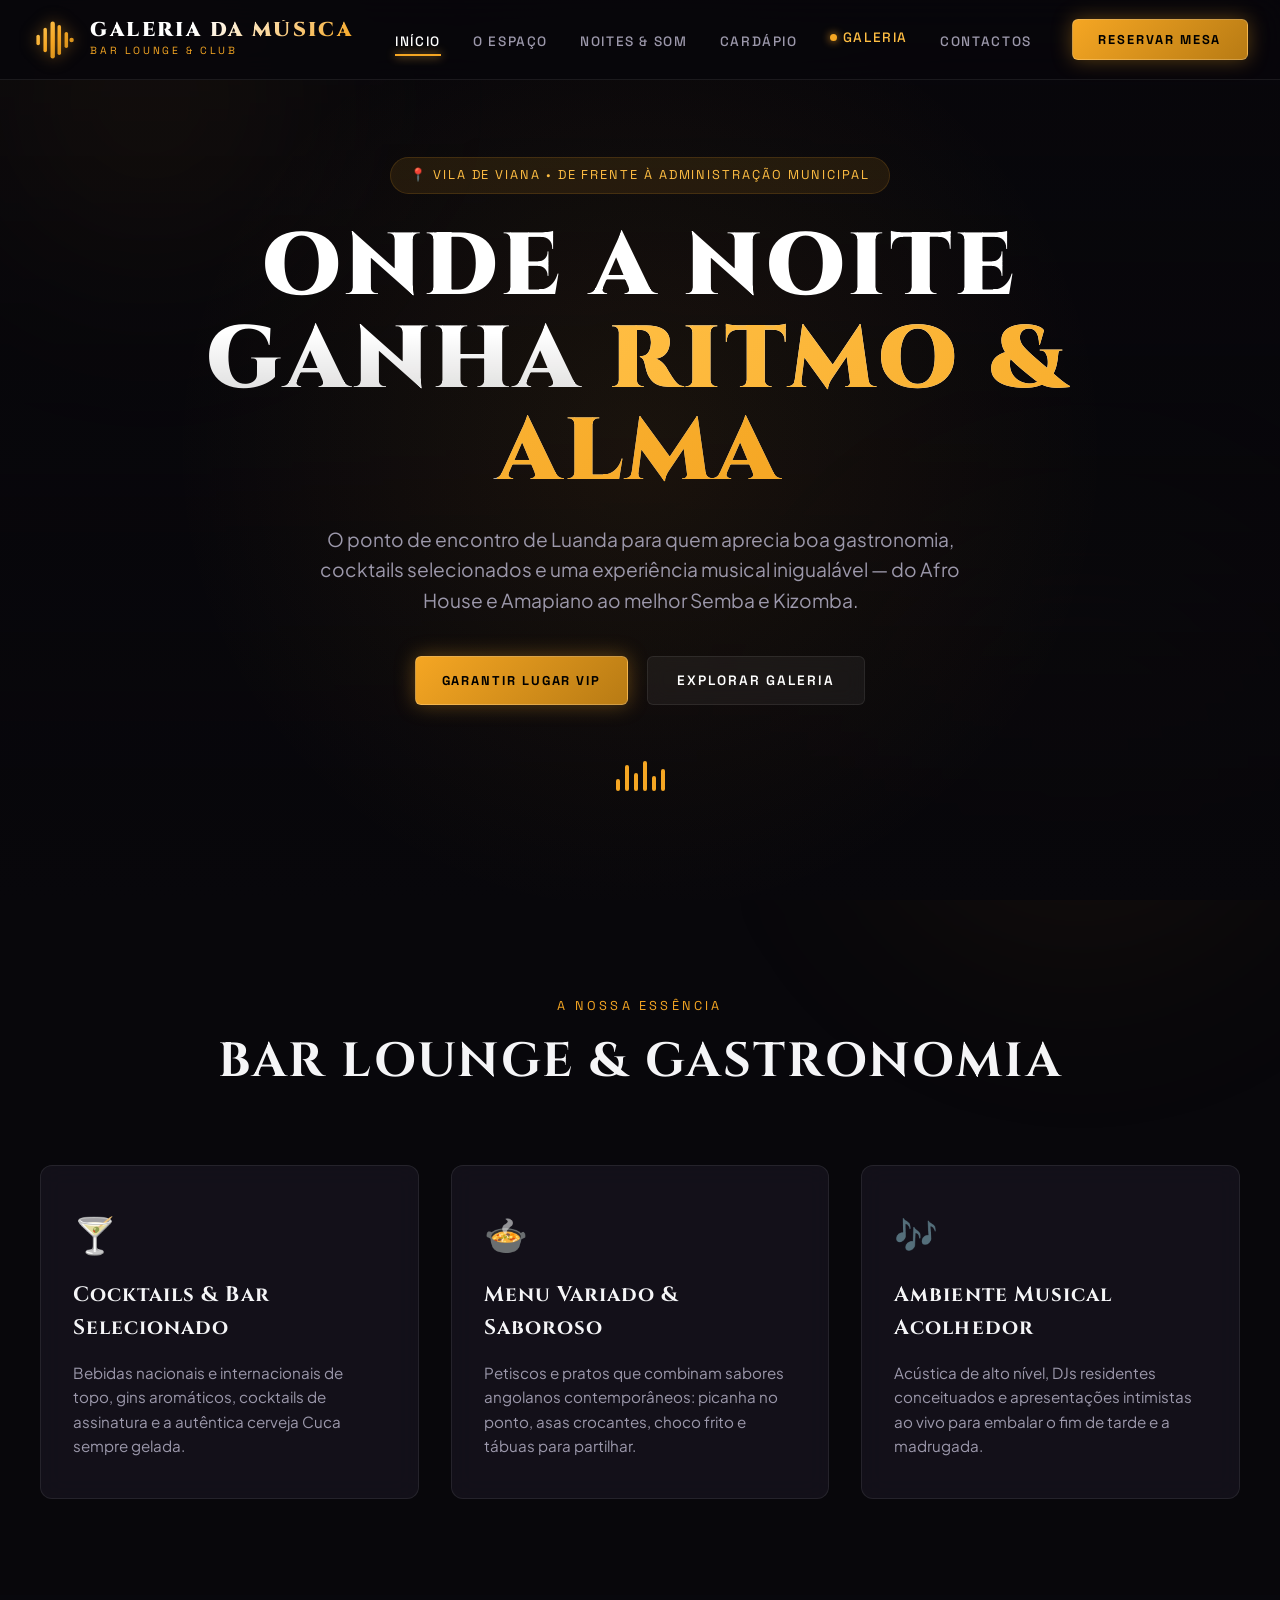
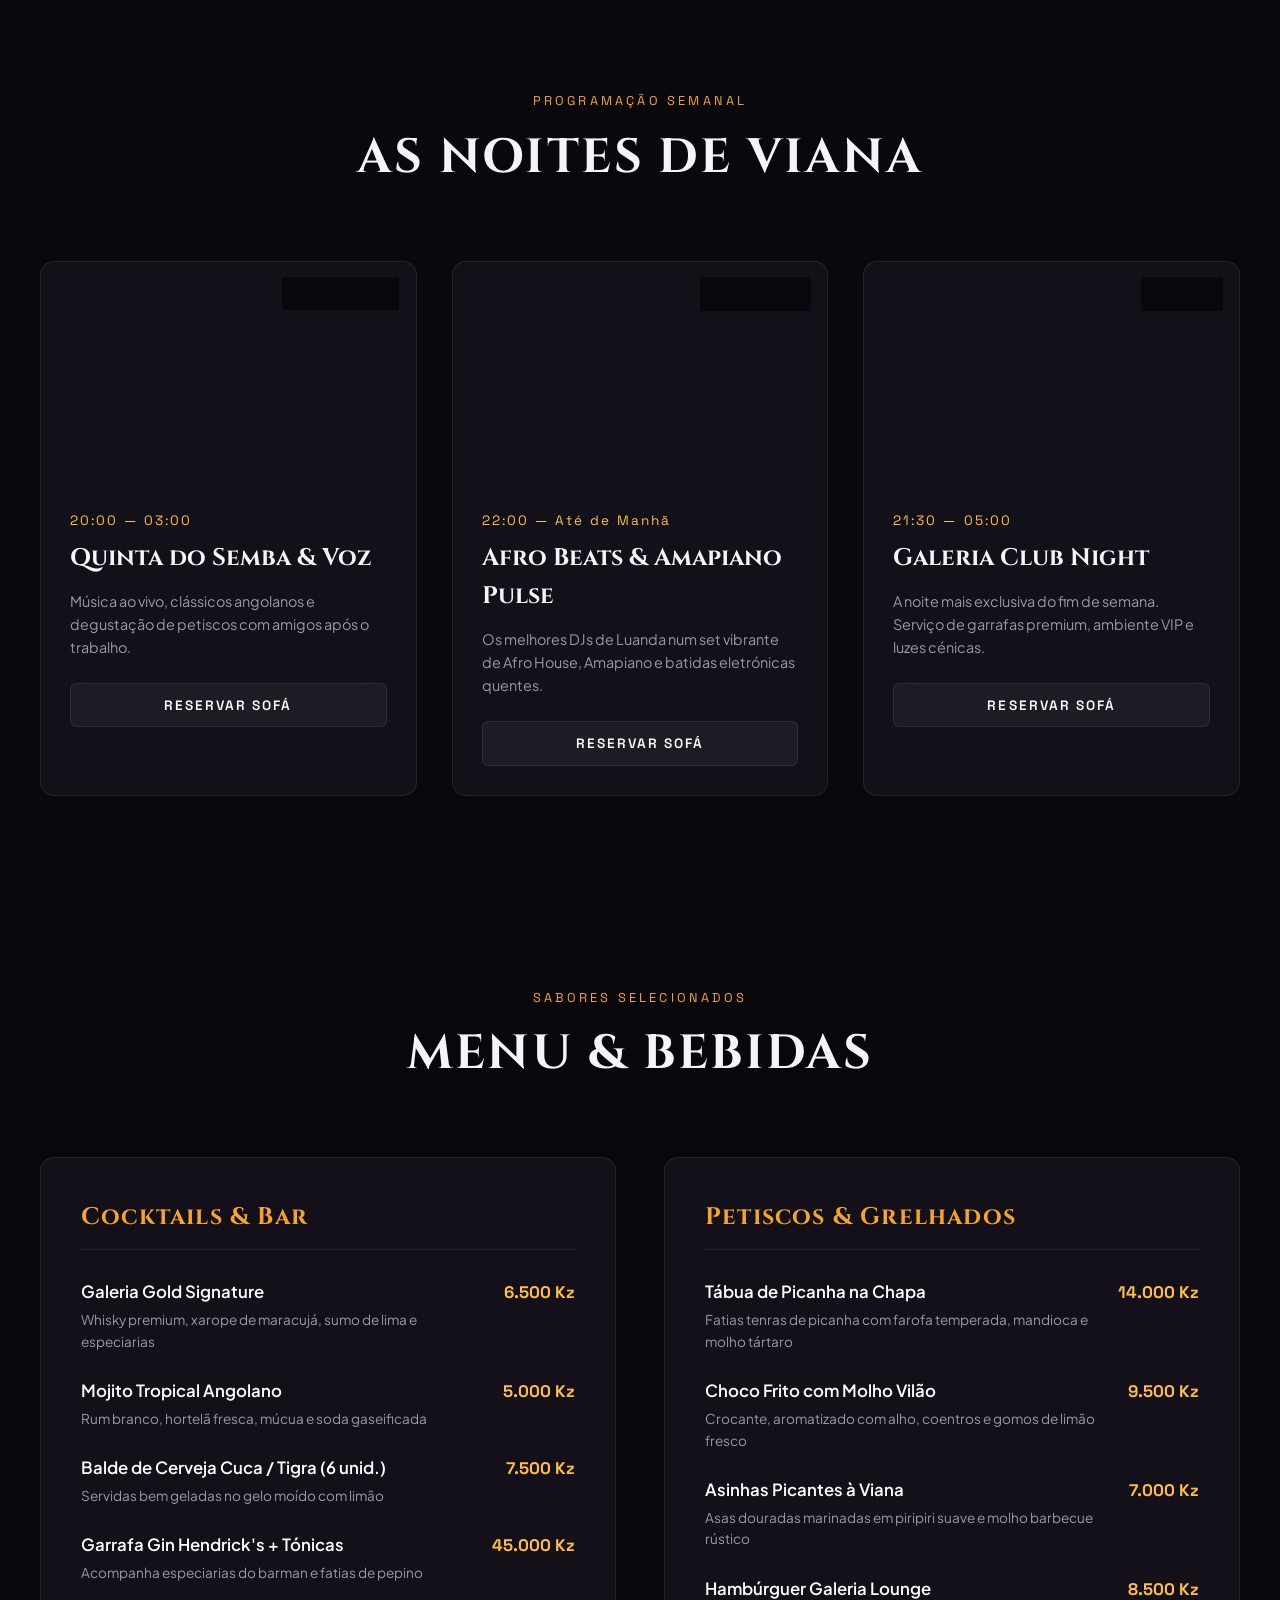
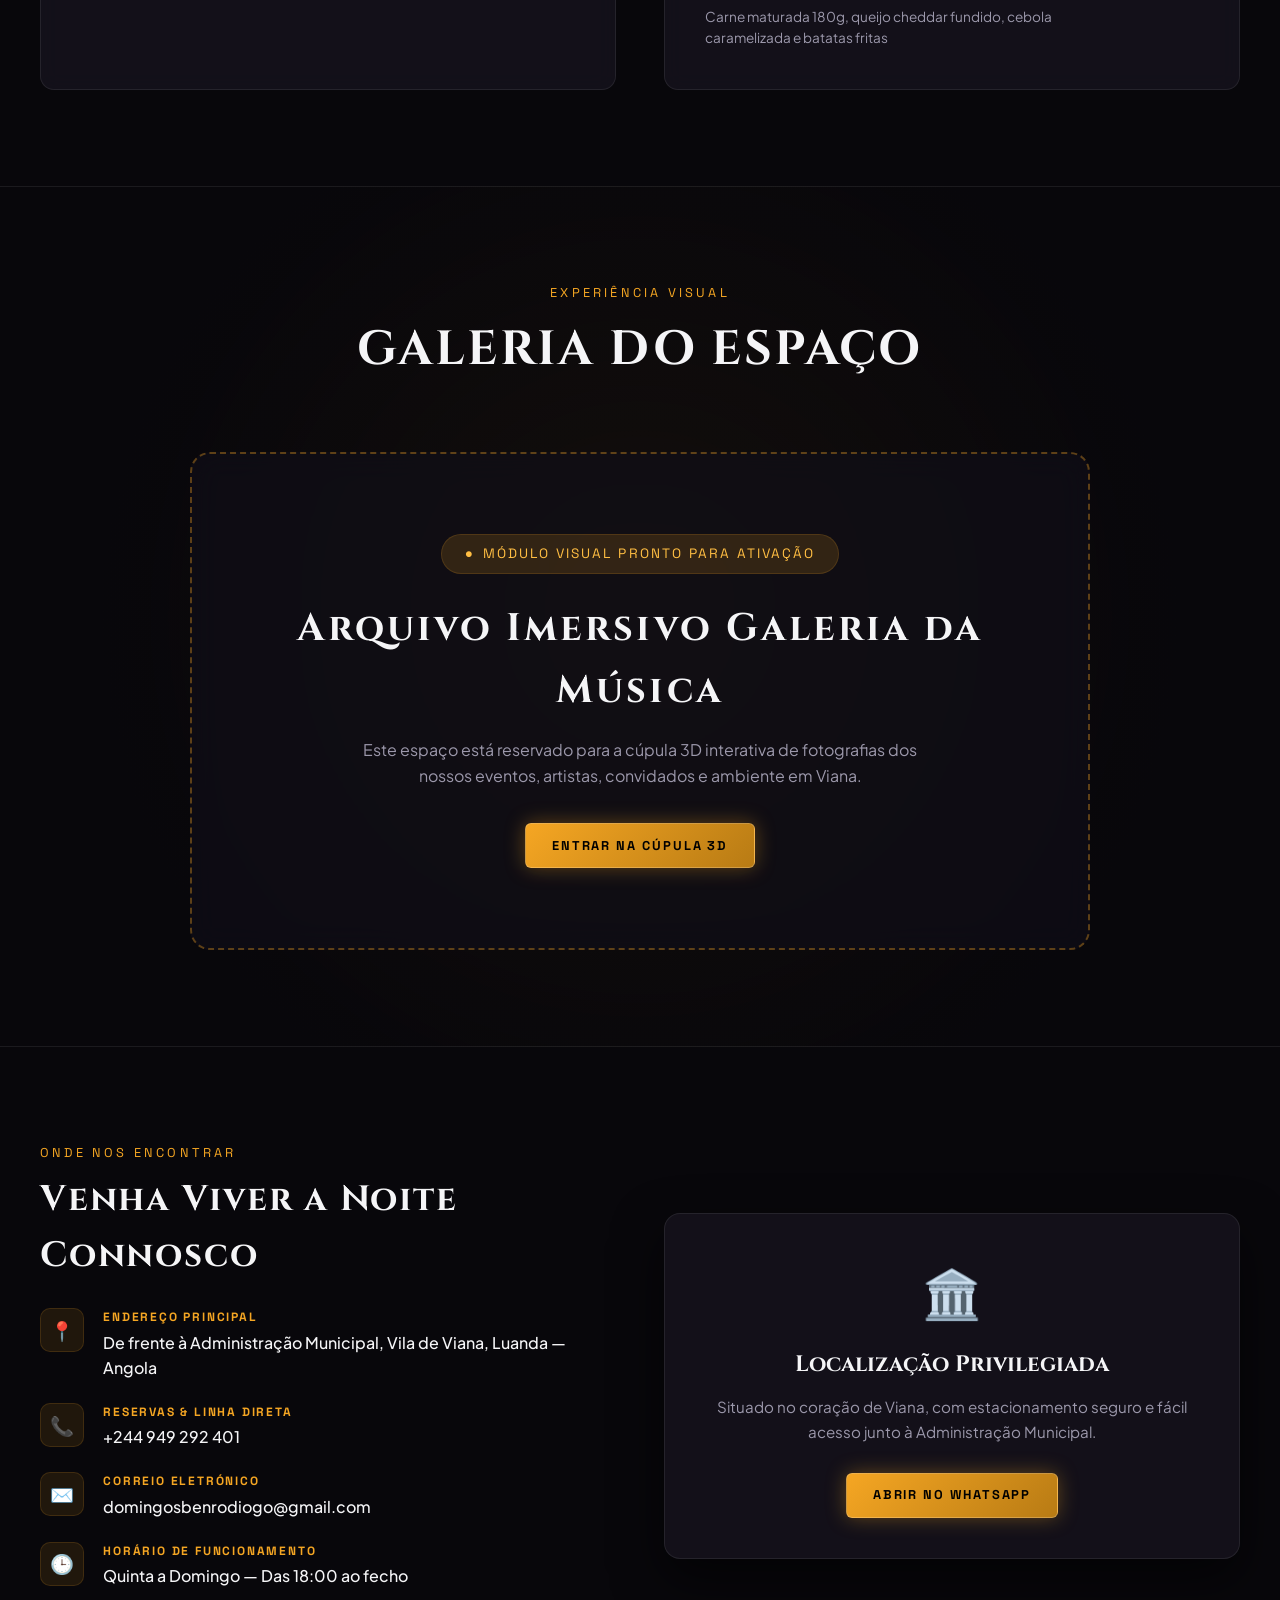
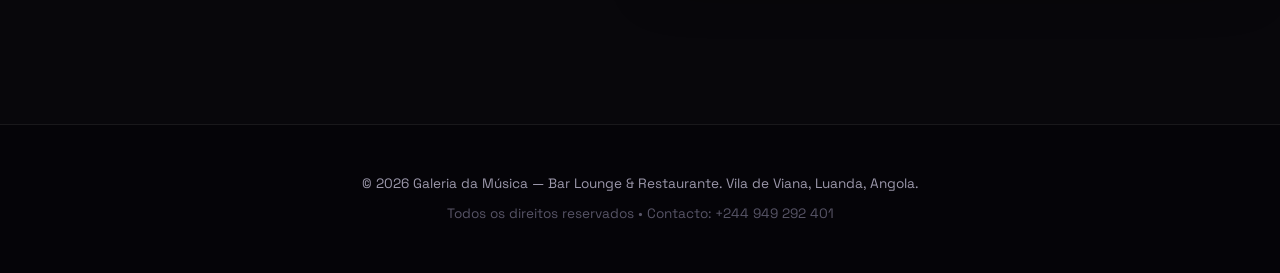
<file: index.html>
<!DOCTYPE html>
<html lang="pt-AO">
<head>
  <meta charset="UTF-8" />
  <meta name="viewport" content="width=device-width, initial-scale=1.0" />
  <title>Galeria da Música — Bar Lounge & Nightclub | Viana, Luanda</title>
  
  <!-- Fontes Google -->
  <link rel="preconnect" href="https://fonts.googleapis.com" />
  <link rel="preconnect" href="https://fonts.gstatic.com" crossorigin />
  <link href="https://fonts.googleapis.com/css2?family=Cinzel:wght@600;700;900&family=Plus+Jakarta+Sans:wght@300;400;500;600;700&family=Space+Grotesk:wght@400;600&display=swap" rel="stylesheet" />

  <style>
    /* ==========================================================================
       1. VARIÁVEIS & RESET (TEMA DARK LUXURY COM TONS DOURADOS/ÂMBAR)
       ========================================================================== */
    :root {
      --bg-base: #08070b;
      --bg-surface: #121019;
      --bg-card: rgba(23, 20, 31, 0.75);
      --gold-primary: #f5a623;
      --gold-glow: #ffbe43;
      --gold-dark: #b87b14;
      --text-main: #f5f5f7;
      --text-muted: #9c98ab;
      --border-glass: rgba(245, 166, 35, 0.15);
      --border-subtle: rgba(255, 255, 255, 0.08);
      --font-title: 'Cinzel', serif;
      --font-body: 'Plus Jakarta Sans', sans-serif;
      --font-mono: 'Space Grotesk', monospace;
      --transition: all 0.3s cubic-bezier(0.16, 1, 0.3, 1);
    }

    * {
      margin: 0;
      padding: 0;
      box-sizing: border-box;
      -webkit-font-smoothing: antialiased;
    }

    html {
      scroll-behavior: smooth;
    }

    body {
      background-color: var(--bg-base);
      color: var(--text-main);
      font-family: var(--font-body);
      line-height: 1.6;
      overflow-x: hidden;
      position: relative;
    }

    /* Brilho de Fundo Ambiente */
    .ambient-glow-1 {
      position: fixed;
      top: -150px;
      left: -100px;
      width: 500px;
      height: 500px;
      background: radial-gradient(circle, rgba(245, 166, 35, 0.12) 0%, transparent 70%);
      filter: blur(80px);
      pointer-events: none;
      z-index: 0;
    }

    .ambient-glow-2 {
      position: fixed;
      bottom: -150px;
      right: -100px;
      width: 600px;
      height: 600px;
      background: radial-gradient(circle, rgba(184, 123, 20, 0.1) 0%, transparent 70%);
      filter: blur(90px);
      pointer-events: none;
      z-index: 0;
    }

    /* ==========================================================================
       2. HEADER & NAVEGAÇÃO
       ========================================================================== */
    header {
      position: fixed;
      top: 0;
      left: 0;
      width: 100%;
      z-index: 1000;
      background: rgba(8, 7, 11, 0.85);
      backdrop-filter: blur(16px);
      border-bottom: 1px solid var(--border-subtle);
      transition: var(--transition);
    }

    .header-container {
      max-width: 1300px;
      margin: 0 auto;
      padding: 1.1rem 2rem;
      display: flex;
      justify-content: space-between;
      align-items: center;
    }

    /* Logotipo Reconstruído em SVG/CSS */
    .brand-logo {
      display: flex;
      align-items: center;
      gap: 0.9rem;
      text-decoration: none;
      color: var(--text-main);
    }

    .logo-icon {
      width: 44px;
      height: 44px;
      display: flex;
      align-items: center;
      justify-content: center;
    }

    .logo-icon svg {
      width: 100%;
      height: 100%;
      filter: drop-shadow(0 0 8px rgba(245, 166, 35, 0.5));
    }

    .brand-names {
      display: flex;
      flex-direction: column;
    }

    .brand-names .title {
      font-family: var(--font-title);
      font-size: 1.25rem;
      font-weight: 900;
      letter-spacing: 0.12em;
      line-height: 1;
      background: linear-gradient(135deg, #ffffff 40%, var(--gold-primary) 100%);
      -webkit-background-clip: text;
      -webkit-text-fill-color: transparent;
      text-transform: uppercase;
    }

    .brand-names .subtitle {
      font-family: var(--font-mono);
      font-size: 0.65rem;
      letter-spacing: 0.25em;
      color: var(--gold-primary);
      text-transform: uppercase;
      margin-top: 3px;
    }

    nav {
      display: flex;
      align-items: center;
      gap: 2.5rem;
    }

    .nav-links {
      display: flex;
      gap: 2rem;
      list-style: none;
    }

    .nav-item a {
      color: var(--text-muted);
      text-decoration: none;
      font-family: var(--font-mono);
      font-size: 0.85rem;
      letter-spacing: 0.12em;
      text-transform: uppercase;
      font-weight: 500;
      transition: var(--transition);
      position: relative;
    }

    .nav-item a:hover,
    .nav-item a.active {
      color: #fff;
    }

    .nav-item a::after {
      content: '';
      position: absolute;
      bottom: -6px;
      left: 0;
      width: 0;
      height: 2px;
      background: var(--gold-primary);
      box-shadow: 0 0 10px var(--gold-glow);
      transition: var(--transition);
    }

    .nav-item a:hover::after,
    .nav-item a.active::after {
      width: 100%;
    }

    /* Destaque especial para o botão de Galeria */
    .nav-item.galeria-badge a {
      color: var(--gold-glow);
      display: flex;
      align-items: center;
      gap: 6px;
    }

    .nav-item.galeria-badge a::before {
      content: '';
      display: inline-block;
      width: 7px;
      height: 7px;
      border-radius: 50%;
      background: var(--gold-primary);
      box-shadow: 0 0 8px var(--gold-primary);
      animation: pulse 1.8s infinite;
    }

    @keyframes pulse {
      0%, 100% { opacity: 1; transform: scale(1); }
      50% { opacity: 0.4; transform: scale(0.8); }
    }

    .btn-reservar {
      background: linear-gradient(135deg, var(--gold-primary), var(--gold-dark));
      color: #000;
      padding: 0.7rem 1.6rem;
      border-radius: 6px;
      font-family: var(--font-mono);
      font-size: 0.8rem;
      letter-spacing: 0.15em;
      font-weight: 700;
      text-transform: uppercase;
      text-decoration: none;
      box-shadow: 0 0 20px rgba(245, 166, 35, 0.35);
      transition: var(--transition);
      border: 1px solid rgba(255, 255, 255, 0.2);
    }

    .btn-reservar:hover {
      transform: translateY(-2px);
      box-shadow: 0 0 30px rgba(245, 166, 35, 0.6);
      color: #000;
    }

    .menu-toggle {
      display: none;
      background: none;
      border: none;
      color: #fff;
      font-size: 1.8rem;
      cursor: pointer;
    }

    /* ==========================================================================
       3. HERO SECTION
       ========================================================================== */
    .hero {
      position: relative;
      min-height: 100vh;
      display: flex;
      align-items: center;
      justify-content: center;
      text-align: center;
      padding: 7rem 2rem 4rem;
      background: 
        radial-gradient(circle at center, rgba(245, 166, 35, 0.08) 0%, transparent 60%),
        linear-gradient(180deg, rgba(8, 7, 11, 0.4) 0%, var(--bg-base) 100%);
      z-index: 10;
    }

    .hero-content {
      max-width: 900px;
    }

    .location-pill {
      display: inline-flex;
      align-items: center;
      gap: 0.6rem;
      padding: 0.45rem 1.2rem;
      background: rgba(245, 166, 35, 0.1);
      border: 1px solid var(--border-glass);
      border-radius: 50px;
      font-family: var(--font-mono);
      font-size: 0.8rem;
      letter-spacing: 0.15em;
      color: var(--gold-glow);
      text-transform: uppercase;
      margin-bottom: 1.8rem;
    }

    .hero-title {
      font-family: var(--font-title);
      font-size: clamp(2.8rem, 7vw, 5.5rem);
      font-weight: 900;
      line-height: 1.05;
      letter-spacing: 0.05em;
      text-transform: uppercase;
      margin-bottom: 1.5rem;
      background: linear-gradient(180deg, #ffffff 40%, rgba(255, 255, 255, 0.65) 100%);
      -webkit-background-clip: text;
      -webkit-text-fill-color: transparent;
    }

    .hero-title span {
      background: linear-gradient(135deg, var(--gold-glow), var(--gold-primary));
      -webkit-background-clip: text;
      -webkit-text-fill-color: transparent;
    }

    .hero-desc {
      font-size: clamp(1rem, 2vw, 1.2rem);
      color: var(--text-muted);
      max-width: 680px;
      margin: 0 auto 2.5rem;
      font-weight: 400;
    }

    .hero-actions {
      display: flex;
      gap: 1.2rem;
      justify-content: center;
      flex-wrap: wrap;
      margin-bottom: 3.5rem;
    }

    .btn-secondary {
      background: rgba(255, 255, 255, 0.05);
      border: 1px solid var(--border-subtle);
      color: #fff;
      padding: 0.8rem 1.8rem;
      border-radius: 6px;
      font-family: var(--font-mono);
      font-size: 0.85rem;
      letter-spacing: 0.15em;
      font-weight: 600;
      text-transform: uppercase;
      text-decoration: none;
      transition: var(--transition);
      backdrop-filter: blur(10px);
    }

    .btn-secondary:hover {
      border-color: var(--gold-primary);
      background: rgba(245, 166, 35, 0.08);
      color: var(--gold-primary);
    }

    /* Equalizador animado no Hero */
    .sound-bars-display {
      display: flex;
      align-items: flex-end;
      justify-content: center;
      gap: 5px;
      height: 30px;
      margin-top: 1rem;
    }

    .sound-bars-display span {
      width: 4px;
      background: var(--gold-primary);
      border-radius: 3px;
      animation: soundWave 1.4s ease-in-out infinite alternate;
    }

    .sound-bars-display span:nth-child(1) { height: 12px; animation-delay: 0.1s; }
    .sound-bars-display span:nth-child(2) { height: 26px; animation-delay: 0.3s; }
    .sound-bars-display span:nth-child(3) { height: 18px; animation-delay: 0.2s; }
    .sound-bars-display span:nth-child(4) { height: 30px; animation-delay: 0.5s; }
    .sound-bars-display span:nth-child(5) { height: 15px; animation-delay: 0.4s; }
    .sound-bars-display span:nth-child(6) { height: 22px; animation-delay: 0.2s; }

    @keyframes soundWave {
      0% { transform: scaleY(0.3); opacity: 0.4; }
      100% { transform: scaleY(1); opacity: 1; }
    }

    /* ==========================================================================
       4. SEÇÃO: SOBRE O ESPAÇO
       ========================================================================== */
    section {
      padding: 6rem 2rem;
      position: relative;
      z-index: 10;
    }

    .container {
      max-width: 1200px;
      margin: 0 auto;
    }

    .section-title-wrap {
      text-align: center;
      margin-bottom: 4rem;
    }

    .section-tag {
      font-family: var(--font-mono);
      font-size: 0.8rem;
      letter-spacing: 0.25em;
      color: var(--gold-primary);
      text-transform: uppercase;
      margin-bottom: 0.5rem;
      display: block;
    }

    .section-title {
      font-family: var(--font-title);
      font-size: clamp(2rem, 4vw, 3rem);
      letter-spacing: 0.05em;
      text-transform: uppercase;
      font-weight: 700;
    }

    .features-grid {
      display: grid;
      grid-template-columns: repeat(auto-fit, minmax(280px, 1fr));
      gap: 2rem;
    }

    .feature-card {
      background: var(--bg-card);
      border: 1px solid var(--border-subtle);
      border-radius: 12px;
      padding: 2.5rem 2rem;
      transition: var(--transition);
      backdrop-filter: blur(12px);
      display: flex;
      flex-direction: column;
      gap: 1rem;
    }

    .feature-card:hover {
      transform: translateY(-6px);
      border-color: var(--border-glass);
      box-shadow: 0 15px 35px rgba(0, 0, 0, 0.6), 0 0 20px rgba(245, 166, 35, 0.1);
    }

    .feature-icon {
      font-size: 2.2rem;
      color: var(--gold-primary);
    }

    .feature-card h3 {
      font-family: var(--font-title);
      font-size: 1.3rem;
      letter-spacing: 0.05em;
    }

    .feature-card p {
      color: var(--text-muted);
      font-size: 0.95rem;
    }

    /* ==========================================================================
       5. SEÇÃO: EVENTOS & NOITES ANGOLANAS
       ========================================================================== */
    .events-grid {
      display: grid;
      grid-template-columns: repeat(auto-fit, minmax(320px, 1fr));
      gap: 2.2rem;
    }

    .event-card {
      background: var(--bg-surface);
      border: 1px solid var(--border-subtle);
      border-radius: 14px;
      overflow: hidden;
      transition: var(--transition);
      position: relative;
    }

    .event-card:hover {
      border-color: var(--gold-primary);
      transform: translateY(-8px);
      box-shadow: 0 20px 40px rgba(0, 0, 0, 0.8);
    }

    .event-banner {
      height: 220px;
      background-size: cover;
      background-position: center;
      position: relative;
    }

    .event-banner::after {
      content: '';
      position: absolute;
      inset: 0;
      background: linear-gradient(180deg, transparent 40%, var(--bg-surface) 100%);
    }

    .event-tag {
      position: absolute;
      top: 1rem;
      right: 1rem;
      background: rgba(8, 7, 11, 0.85);
      border: 1px solid var(--border-glass);
      color: var(--gold-primary);
      padding: 0.35rem 0.9rem;
      border-radius: 30px;
      font-family: var(--font-mono);
      font-size: 0.75rem;
      letter-spacing: 0.1em;
      backdrop-filter: blur(8px);
      z-index: 2;
    }

    .event-details {
      padding: 1.8rem;
    }

    .event-date {
      color: var(--gold-glow);
      font-family: var(--font-mono);
      font-size: 0.85rem;
      letter-spacing: 0.15em;
      margin-bottom: 0.4rem;
    }

    .event-title {
      font-family: var(--font-title);
      font-size: 1.5rem;
      margin-bottom: 0.8rem;
    }

    .event-lineup {
      color: var(--text-muted);
      font-size: 0.9rem;
      margin-bottom: 1.5rem;
    }

    /* ==========================================================================
       6. SEÇÃO: CARDÁPIO & COCKTAILS (KZ)
       ========================================================================== */
    .menu-showcase {
      display: grid;
      grid-template-columns: 1fr 1fr;
      gap: 3rem;
    }

    .menu-category {
      background: var(--bg-card);
      border: 1px solid var(--border-subtle);
      border-radius: 14px;
      padding: 2.5rem;
      backdrop-filter: blur(10px);
    }

    .menu-category h3 {
      font-family: var(--font-title);
      font-size: 1.5rem;
      color: var(--gold-primary);
      margin-bottom: 1.8rem;
      border-bottom: 1px solid var(--border-subtle);
      padding-bottom: 0.8rem;
      letter-spacing: 0.05em;
    }

    .menu-list {
      list-style: none;
      display: flex;
      flex-direction: column;
      gap: 1.6rem;
    }

    .menu-item {
      display: flex;
      justify-content: space-between;
      align-items: baseline;
    }

    .menu-item-info h4 {
      font-size: 1.05rem;
      font-weight: 600;
      color: #fff;
    }

    .menu-item-info p {
      font-size: 0.85rem;
      color: var(--text-muted);
      margin-top: 3px;
    }

    .menu-item-price {
      font-family: var(--font-mono);
      font-size: 1.05rem;
      font-weight: 700;
      color: var(--gold-glow);
      white-space: nowrap;
      margin-left: 1rem;
    }

    /* ==========================================================================
       7. SEÇÃO DE PREVIEW DA GALERIA (PREPARADA PARA O PRÓXIMO PASSO)
       ========================================================================== */
    #galeria {
      background: radial-gradient(circle at center, rgba(245, 166, 35, 0.05) 0%, var(--bg-base) 70%);
      border-top: 1px solid var(--border-subtle);
      border-bottom: 1px solid var(--border-subtle);
    }

    .galeria-placeholder-box {
      border: 2px dashed rgba(245, 166, 35, 0.35);
      background: rgba(18, 16, 25, 0.6);
      border-radius: 20px;
      padding: 5rem 2rem;
      text-align: center;
      max-width: 900px;
      margin: 0 auto;
      backdrop-filter: blur(15px);
    }

    .galeria-badge-big {
      display: inline-flex;
      align-items: center;
      gap: 8px;
      background: rgba(245, 166, 35, 0.15);
      border: 1px solid var(--border-glass);
      color: var(--gold-glow);
      padding: 0.5rem 1.4rem;
      border-radius: 30px;
      font-family: var(--font-mono);
      font-size: 0.85rem;
      letter-spacing: 0.15em;
      margin-bottom: 1.5rem;
    }

    .galeria-placeholder-box h3 {
      font-family: var(--font-title);
      font-size: 2.4rem;
      margin-bottom: 1rem;
      letter-spacing: 0.08em;
    }

    .galeria-placeholder-box p {
      color: var(--text-muted);
      max-width: 600px;
      margin: 0 auto 2.2rem;
      font-size: 1rem;
    }

    /* ==========================================================================
       8. CONTACTOS & LOCALIZAÇÃO (VIANA, LUANDA)
       ========================================================================== */
    .contact-wrapper {
      display: grid;
      grid-template-columns: 1fr 1fr;
      gap: 3rem;
      align-items: center;
    }

    .contact-info h3 {
      font-family: var(--font-title);
      font-size: 2.2rem;
      margin-bottom: 1.5rem;
      letter-spacing: 0.05em;
    }

    .contact-items {
      display: flex;
      flex-direction: column;
      gap: 1.4rem;
      margin-bottom: 2.5rem;
    }

    .contact-row {
      display: flex;
      align-items: flex-start;
      gap: 1.2rem;
    }

    .contact-icon {
      width: 44px;
      height: 44px;
      border-radius: 10px;
      background: rgba(245, 166, 35, 0.1);
      border: 1px solid var(--border-glass);
      display: flex;
      align-items: center;
      justify-content: center;
      font-size: 1.2rem;
      color: var(--gold-primary);
      flex-shrink: 0;
    }

    .contact-text h5 {
      font-family: var(--font-mono);
      font-size: 0.75rem;
      color: var(--gold-primary);
      letter-spacing: 0.15em;
      text-transform: uppercase;
      margin-bottom: 2px;
    }

    .contact-text p, .contact-text a {
      color: var(--text-main);
      text-decoration: none;
      font-size: 1rem;
      font-weight: 500;
    }

    .location-box {
      background: var(--bg-card);
      border: 1px solid var(--border-subtle);
      border-radius: 16px;
      padding: 2.5rem;
      text-align: center;
      box-shadow: 0 20px 50px rgba(0, 0, 0, 0.6);
    }

    .location-box .admin-pin {
      font-size: 3rem;
      color: var(--gold-primary);
      margin-bottom: 1rem;
      display: inline-block;
    }

    /* ==========================================================================
       9. MODAL DE RESERVA (WHATSAPP ANGOLA DIRETO)
       ========================================================================== */
    .modal-overlay {
      position: fixed;
      inset: 0;
      background: rgba(6, 5, 10, 0.88);
      backdrop-filter: blur(16px);
      z-index: 2000;
      display: none;
      align-items: center;
      justify-content: center;
      padding: 1.5rem;
    }

    .modal-overlay.open {
      display: flex;
    }

    .modal-card {
      background: #13111b;
      border: 1px solid var(--border-glass);
      border-radius: 16px;
      max-width: 480px;
      width: 100%;
      padding: 2.8rem 2.2rem;
      position: relative;
      box-shadow: 0 25px 60px rgba(0, 0, 0, 0.9), 0 0 35px rgba(245, 166, 35, 0.2);
    }

    .modal-close {
      position: absolute;
      top: 1.2rem;
      right: 1.2rem;
      background: none;
      border: none;
      color: var(--text-muted);
      font-size: 1.8rem;
      cursor: pointer;
    }

    .modal-card h3 {
      font-family: var(--font-title);
      font-size: 1.8rem;
      margin-bottom: 0.5rem;
      color: #fff;
    }

    .modal-card p {
      color: var(--text-muted);
      font-size: 0.88rem;
      margin-bottom: 1.8rem;
    }

    .form-group {
      margin-bottom: 1.2rem;
    }

    .form-group label {
      display: block;
      font-family: var(--font-mono);
      font-size: 0.75rem;
      letter-spacing: 0.12em;
      color: var(--gold-primary);
      text-transform: uppercase;
      margin-bottom: 0.4rem;
    }

    .form-group input, .form-group select {
      width: 100%;
      background: #191624;
      border: 1px solid var(--border-subtle);
      border-radius: 6px;
      padding: 0.85rem 1rem;
      color: #fff;
      font-family: var(--font-body);
      font-size: 0.95rem;
      outline: none;
      transition: var(--transition);
    }

    .form-group input:focus, .form-group select:focus {
      border-color: var(--gold-primary);
      box-shadow: 0 0 12px rgba(245, 166, 35, 0.3);
    }

    /* FOOTER */
    footer {
      padding: 3rem 2rem;
      background: #050408;
      border-top: 1px solid var(--border-subtle);
      text-align: center;
      color: var(--text-muted);
      font-size: 0.85rem;
      font-family: var(--font-mono);
    }

    /* RESPONSIVIDADE */
    @media (max-width: 900px) {
      .header-container { padding: 1rem 1.5rem; }
      .menu-toggle { display: block; }
      nav {
        position: fixed;
        top: 70px;
        left: 0;
        width: 100%;
        background: rgba(12, 10, 18, 0.98);
        backdrop-filter: blur(20px);
        flex-direction: column;
        padding: 2.5rem 1.5rem;
        gap: 1.8rem;
        transform: translateY(-150%);
        transition: transform 0.4s ease;
        border-bottom: 1px solid var(--border-glass);
      }
      nav.active { transform: translateY(0); }
      .nav-links { flex-direction: column; text-align: center; gap: 1.5rem; }
      .menu-showcase, .contact-wrapper { grid-template-columns: 1fr; }
    }
  </style>
</head>
<body>

  <!-- Efeitos de iluminação de fundo -->
  <div class="ambient-glow-1"></div>
  <div class="ambient-glow-2"></div>

  <!-- ================= HEADER & NAVEGAÇÃO ================= -->
  <header>
    <div class="header-container">
      <a href="#inicio" class="brand-logo">
        <div class="logo-icon">
          <!-- Vetor SVG inspirado no logótipo Galeria da Música (Soundwave vertical) -->
          <svg viewBox="0 0 100 100" fill="none" xmlns="http://www.w3.org/2000/svg">
            <rect x="10" y="38" width="8" height="24" rx="4" fill="url(#goldGrad)" />
            <rect x="26" y="22" width="8" height="56" rx="4" fill="url(#goldGrad)" />
            <rect x="42" y="8" width="10" height="84" rx="5" fill="url(#goldGrad)" />
            <rect x="58" y="16" width="8" height="68" rx="4" fill="url(#goldGrad)" />
            <rect x="74" y="32" width="8" height="36" rx="4" fill="url(#goldGrad)" />
            <circle cx="90" cy="50" r="5" fill="url(#goldGrad)" />
            <defs>
              <linearGradient id="goldGrad" x1="0" y1="0" x2="100" y2="100" gradientUnits="userSpaceOnUse">
                <stop stop-color="#FFD066"/>
                <stop offset="0.5" stop-color="#F5A623"/>
                <stop offset="1" stop-color="#B87B14"/>
              </linearGradient>
            </defs>
          </svg>
        </div>
        <div class="brand-names">
          <span class="title">Galeria da Música</span>
          <span class="subtitle">Bar Lounge & Club</span>
        </div>
      </a>

      <button class="menu-toggle" id="menu-btn" aria-label="Abrir Menu">☰</button>

      <nav id="navbar">
        <ul class="nav-links">
          <li class="nav-item"><a href="#inicio" class="active">Início</a></li>
          <li class="nav-item"><a href="#sobre">O Espaço</a></li>
          <li class="nav-item"><a href="#eventos">Noites & Som</a></li>
          <li class="nav-item"><a href="#menu">Cardápio</a></li>
          
<li class="nav-item galeria-badge"><a href="galeria.html">Galeria</a></li>
          <li class="nav-item"><a href="#contactos">Contactos</a></li>
        </ul>
        <button class="btn-reservar" id="btn-open-reserva">Reservar Mesa</button>
      </nav>
    </div>
  </header>

  <!-- ================= HERO SECTION ================= -->
  <section class="hero" id="inicio">
    <div class="hero-content">
      <div class="location-pill">
        📍 Vila de Viana • De frente à Administração Municipal
      </div>

      <h1 class="hero-title">
        ONDE A NOITE GANHA <span>RITMO & ALMA</span>
      </h1>

      <p class="hero-desc">
        O ponto de encontro de Luanda para quem aprecia boa gastronomia, cocktails selecionados e uma experiência musical inigualável — do Afro House e Amapiano ao melhor Semba e Kizomba.
      </p>

      <div class="hero-actions">
        <button class="btn-reservar" id="hero-btn-reserva">Garantir Lugar VIP</button>
        <a href="galeria.html" class="btn-secondary">Explorar Galeria</a>
      </div>

      <!-- Pequeno equalizador musical -->
      <div class="sound-bars-display">
        <span></span><span></span><span></span><span></span><span></span><span></span>
      </div>
    </div>
  </section>

  <!-- ================= O ESPAÇO ================= -->
  <section id="sobre">
    <div class="container">
      <div class="section-title-wrap">
        <span class="section-tag">A Nossa Essência</span>
        <h2 class="section-title">Bar Lounge & Gastronomia</h2>
      </div>

      <div class="features-grid">
        <div class="feature-card">
          <div class="feature-icon">🍸</div>
          <h3>Cocktails & Bar Selecionado</h3>
          <p>Bebidas nacionais e internacionais de topo, gins aromáticos, cocktails de assinatura e a autêntica cerveja Cuca sempre gelada.</p>
        </div>

        <div class="feature-card">
          <div class="feature-icon">🍲</div>
          <h3>Menu Variado & Saboroso</h3>
          <p>Petiscos e pratos que combinam sabores angolanos contemporâneos: picanha no ponto, asas crocantes, choco frito e tábuas para partilhar.</p>
        </div>

        <div class="feature-card">
          <div class="feature-icon">🎶</div>
          <h3>Ambiente Musical Acolhedor</h3>
          <p>Acústica de alto nível, DJs residentes conceituados e apresentações intimistas ao vivo para embalar o fim de tarde e a madrugada.</p>
        </div>
      </div>
    </div>
  </section>

  <!-- ================= NOITES & EVENTOS ================= -->
  <section id="eventos" style="background: rgba(12, 10, 18, 0.4);">
    <div class="container">
      <div class="section-title-wrap">
        <span class="section-tag">Programação Semanal</span>
        <h2 class="section-title">As Noites de Viana</h2>
      </div>

      <div class="events-grid">
        <div class="event-card">
          <div class="event-banner" style="background-image: url('https://images.unsplash.com/photo-1516450360452-9312f5e86fc7?q=80&w=800&auto=format&fit=crop');">
            <span class="event-tag">Quinta-Feira</span>
          </div>
          <div class="event-details">
            <div class="event-date">20:00 — 03:00</div>
            <h3 class="event-title">Quinta do Semba & Voz</h3>
            <p class="event-lineup">Música ao vivo, clássicos angolanos e degustação de petiscos com amigos após o trabalho.</p>
            <button class="btn-secondary open-res-card" style="width: 100%; text-align: center;">Reservar Sofá</button>
          </div>
        </div>

        <div class="event-card">
          <div class="event-banner" style="background-image: url('https://images.unsplash.com/photo-1574391884720-bbc3740c59d1?q=80&w=800&auto=format&fit=crop');">
            <span class="event-tag">Sexta-Feira</span>
          </div>
          <div class="event-details">
            <div class="event-date">22:00 — Até de Manhã</div>
            <h3 class="event-title">Afro Beats & Amapiano Pulse</h3>
            <p class="event-lineup">Os melhores DJs de Luanda num set vibrante de Afro House, Amapiano e batidas eletrónicas quentes.</p>
            <button class="btn-secondary open-res-card" style="width: 100%; text-align: center;">Reservar Sofá</button>
          </div>
        </div>

        <div class="event-card">
          <div class="event-banner" style="background-image: url('https://images.unsplash.com/photo-1492684223066-81342ee5ff30?q=80&w=800&auto=format&fit=crop');">
            <span class="event-tag">Sábado</span>
          </div>
          <div class="event-details">
            <div class="event-date">21:30 — 05:00</div>
            <h3 class="event-title">Galeria Club Night</h3>
            <p class="event-lineup">A noite mais exclusiva do fim de semana. Serviço de garrafas premium, ambiente VIP e luzes cénicas.</p>
            <button class="btn-secondary open-res-card" style="width: 100%; text-align: center;">Reservar Sofá</button>
          </div>
        </div>
      </div>
    </div>
  </section>

  <!-- ================= CARDÁPIO & BEBIDAS ================= -->
  <section id="menu">
    <div class="container">
      <div class="section-title-wrap">
        <span class="section-tag">Sabores Selecionados</span>
        <h2 class="section-title">Menu & Bebidas</h2>
      </div>

      <div class="menu-showcase">
        <!-- Bebidas -->
        <div class="menu-category">
          <h3>Cocktails & Bar</h3>
          <ul class="menu-list">
            <li class="menu-item">
              <div class="menu-item-info">
                <h4>Galeria Gold Signature</h4>
                <p>Whisky premium, xarope de maracujá, sumo de lima e especiarias</p>
              </div>
              <span class="menu-item-price">6.500 Kz</span>
            </li>
            <li class="menu-item">
              <div class="menu-item-info">
                <h4>Mojito Tropical Angolano</h4>
                <p>Rum branco, hortelã fresca, múcua e soda gaseificada</p>
              </div>
              <span class="menu-item-price">5.000 Kz</span>
            </li>
            <li class="menu-item">
              <div class="menu-item-info">
                <h4>Balde de Cerveja Cuca / Tigra (6 unid.)</h4>
                <p>Servidas bem geladas no gelo moído com limão</p>
              </div>
              <span class="menu-item-price">7.500 Kz</span>
            </li>
            <li class="menu-item">
              <div class="menu-item-info">
                <h4>Garrafa Gin Hendrick's + Tónicas</h4>
                <p>Acompanha especiarias do barman e fatias de pepino</p>
              </div>
              <span class="menu-item-price">45.000 Kz</span>
            </li>
          </ul>
        </div>

        <!-- Comida / Petiscos -->
        <div class="menu-category">
          <h3>Petiscos & Grelhados</h3>
          <ul class="menu-list">
            <li class="menu-item">
              <div class="menu-item-info">
                <h4>Tábua de Picanha na Chapa</h4>
                <p>Fatias tenras de picanha com farofa temperada, mandioca e molho tártaro</p>
              </div>
              <span class="menu-item-price">14.000 Kz</span>
            </li>
            <li class="menu-item">
              <div class="menu-item-info">
                <h4>Choco Frito com Molho Vilão</h4>
                <p>Crocante, aromatizado com alho, coentros e gomos de limão fresco</p>
              </div>
              <span class="menu-item-price">9.500 Kz</span>
            </li>
            <li class="menu-item">
              <div class="menu-item-info">
                <h4>Asinhas Picantes à Viana</h4>
                <p>Asas douradas marinadas em piripiri suave e molho barbecue rústico</p>
              </div>
              <span class="menu-item-price">7.000 Kz</span>
            </li>
            <li class="menu-item">
              <div class="menu-item-info">
                <h4>Hambúrguer Galeria Lounge</h4>
                <p>Carne maturada 180g, queijo cheddar fundido, cebola caramelizada e batatas fritas</p>
              </div>
              <span class="menu-item-price">8.500 Kz</span>
            </li>
          </ul>
        </div>
      </div>
    </div>
  </section>

  <!-- ================= SEÇÃO: GALERIA (PREPARADA PARA EXPANSÃO) ================= -->
  <section id="galeria">
    <div class="container">
      <div class="section-title-wrap">
        <span class="section-tag">Experiência Visual</span>
        <h2 class="section-title">Galeria do Espaço</h2>
      </div>

      <div class="galeria-placeholder-box">
        <div class="galeria-badge-big">
          <span>●</span> MÓDULO VISUAL PRONTO PARA ATIVAÇÃO
        </div>
        <h3>Arquivo Imersivo Galeria da Música</h3>
        <p>
          Este espaço está reservado para a cúpula 3D interativa de fotografias dos nossos eventos, artistas, convidados e ambiente em Viana.
        </p>
        <a href="galeria.html" class="btn-reservar" style="display: inline-block; text-decoration: none;">
  Entrar na Cúpula 3D
</a>
      </div>
    </div>
  </section>

  <!-- ================= CONTACTOS & LOCALIZAÇÃO ================= -->
  <section id="contactos">
    <div class="container">
      <div class="contact-wrapper">
        <div class="contact-info">
          <span class="section-tag">Onde Nos Encontrar</span>
          <h3>Venha Viver a Noite Connosco</h3>
          
          <div class="contact-items">
            <div class="contact-row">
              <div class="contact-icon">📍</div>
              <div class="contact-text">
                <h5>Endereço Principal</h5>
                <p>De frente à Administração Municipal, Vila de Viana, Luanda — Angola</p>
              </div>
            </div>

            <div class="contact-row">
              <div class="contact-icon">📞</div>
              <div class="contact-text">
                <h5>Reservas & Linha Direta</h5>
                <p><a href="tel:+244949292401">+244 949 292 401</a></p>
              </div>
            </div>

            <div class="contact-row">
              <div class="contact-icon">✉️</div>
              <div class="contact-text">
                <h5>Correio Eletrónico</h5>
                <p><a href="mailto:domingosbenrodiogo@gmail.com">domingosbenrodiogo@gmail.com</a></p>
              </div>
            </div>

            <div class="contact-row">
              <div class="contact-icon">🕒</div>
              <div class="contact-text">
                <h5>Horário de Funcionamento</h5>
                <p>Quinta a Domingo — Das 18:00 ao fecho</p>
              </div>
            </div>
          </div>
        </div>

        <div class="location-box">
          <span class="admin-pin">🏛️</span>
          <h4 style="font-family: var(--font-title); font-size: 1.4rem; margin-bottom: 0.8rem;">Localização Privilegiada</h4>
          <p style="color: var(--text-muted); font-size: 0.95rem; margin-bottom: 1.8rem;">
            Situado no coração de Viana, com estacionamento seguro e fácil acesso junto à Administração Municipal.
          </p>
          <a href="https://wa.me/244949292401?text=Olá%20Galeria%20da%20Música,%20gostaria%20de%20saber%20a%20localização%20exata." target="_blank" class="btn-reservar" style="display: inline-block;">
            Abrir no WhatsApp
          </a>
        </div>
      </div>
    </div>
  </section>

  <!-- ================= MODAL DE RESERVA VIA WHATSAPP ================= -->
  <div class="modal-overlay" id="modal-reserva">
    <div class="modal-card">
      <button class="modal-close" id="close-modal">&times;</button>
      <h3>Reservar Mesa</h3>
      <p>Preencha os dados e confirme diretamente com o nosso gestor de sala no WhatsApp.</p>

      <form id="form-reserva">
        <div class="form-group">
          <label>Nome Completo</label>
          <input type="text" id="res-nome" placeholder="Ex: Cláudio Silva" required />
        </div>

        <div class="form-group">
          <label>Data / Noite Desejada</label>
          <select id="res-noite">
            <option value="Quinta do Semba & Voz">Quinta-Feira — Semba & Voz</option>
            <option value="Sexta Afro Beats & Amapiano">Sexta-Feira — Afro Beats & Amapiano</option>
            <option value="Sábado Galeria Club Night">Sábado — Galeria Club Night</option>
            <option value="Domingo Lounge Relax">Domingo — Lounge & Grelhados</option>
          </select>
        </div>

        <div class="form-group">
          <label>Número de Pessoas</label>
          <input type="number" id="res-pessoas" min="1" max="25" value="4" required />
        </div>

        <div class="form-group">
          <label>Área Pretendida</label>
          <select id="res-area">
            <option value="Mesa Bar Lounge">Bar Lounge Interior</option>
            <option value="Sofá VIP com Serviço">Sofá VIP Exclusivo</option>
            <option value="Área ao Ar Livre">Esplanada Arejada</option>
          </select>
        </div>

        <button type="submit" class="btn-reservar" style="width: 100%; margin-top: 1rem; padding: 0.9rem;">
          Confirmar no WhatsApp (+244 949 292 401)
        </button>
      </form>
    </div>
  </div>

  <!-- ================= FOOTER ================= -->
  <footer>
    <p>© 2026 Galeria da Música — Bar Lounge & Restaurante. Vila de Viana, Luanda, Angola.</p>
    <p style="margin-top: 0.5rem; color: #575466;">Todos os direitos reservados • Contacto: +244 949 292 401</p>
  </footer>

  <!-- ================= JAVASCRIPT ================= -->
  <script>
    // 1. Menu Mobile Toggle
    const menuBtn = document.getElementById('menu-btn');
    const navbar = document.getElementById('navbar');

    menuBtn.addEventListener('click', () => {
      navbar.classList.toggle('active');
    });

    document.querySelectorAll('.nav-item a').forEach(link => {
      link.addEventListener('click', () => {
        navbar.classList.remove('active');
        document.querySelectorAll('.nav-item a').forEach(el => el.classList.remove('active'));
        link.classList.add('active');
      });
    });

    // 2. Abertura e Fecho do Modal de Reservas
    const modalReserva = document.getElementById('modal-reserva');
    const closeModalBtn = document.getElementById('close-modal');
    const openResButtons = [
      document.getElementById('btn-open-reserva'),
      document.getElementById('hero-btn-reserva'),
      ...document.querySelectorAll('.open-res-card')
    ];

    openResButtons.forEach(btn => {
      if (btn) {
        btn.addEventListener('click', (e) => {
          e.preventDefault();
          modalReserva.classList.add('open');
        });
      }
    });

    closeModalBtn.addEventListener('click', () => modalReserva.classList.remove('open'));
    
    modalReserva.addEventListener('click', (e) => {
      if (e.target === modalReserva) modalReserva.classList.remove('open');
    });

    // 3. Submissão do Formulário para o WhatsApp Angolano (+244 949 292 401)
    const formReserva = document.getElementById('form-reserva');
    formReserva.addEventListener('submit', (e) => {
      e.preventDefault();
      
      const nome = document.getElementById('res-nome').value.trim();
      const noite = document.getElementById('res-noite').value;
      const pessoas = document.getElementById('res-pessoas').value;
      const area = document.getElementById('res-area').value;

      const mensagem = `Olá Galeria da Música! Gostaria de fazer uma reserva:%0A%0A` +
        `👤 *Nome:* ${encodeURIComponent(nome)}%0A` +
        `📅 *Noite:* ${encodeURIComponent(noite)}%0A` +
        `👥 *Pessoas:* ${pessoas}%0A` +
        `📍 *Área:* ${encodeURIComponent(area)}%0A%0A` +
        `Aguardo confirmação da disponibilidade. Obrigado!`;

      // Redireciona para o WhatsApp com os contactos retirados da página oficial
      const whatsappURL = `https://wa.me/244949292401?text=${mensagem}`;
      window.open(whatsappURL, '_blank');
      
      modalReserva.classList.remove('open');
      formReserva.reset();
    });
  </script>
</body>
</html>
</file>
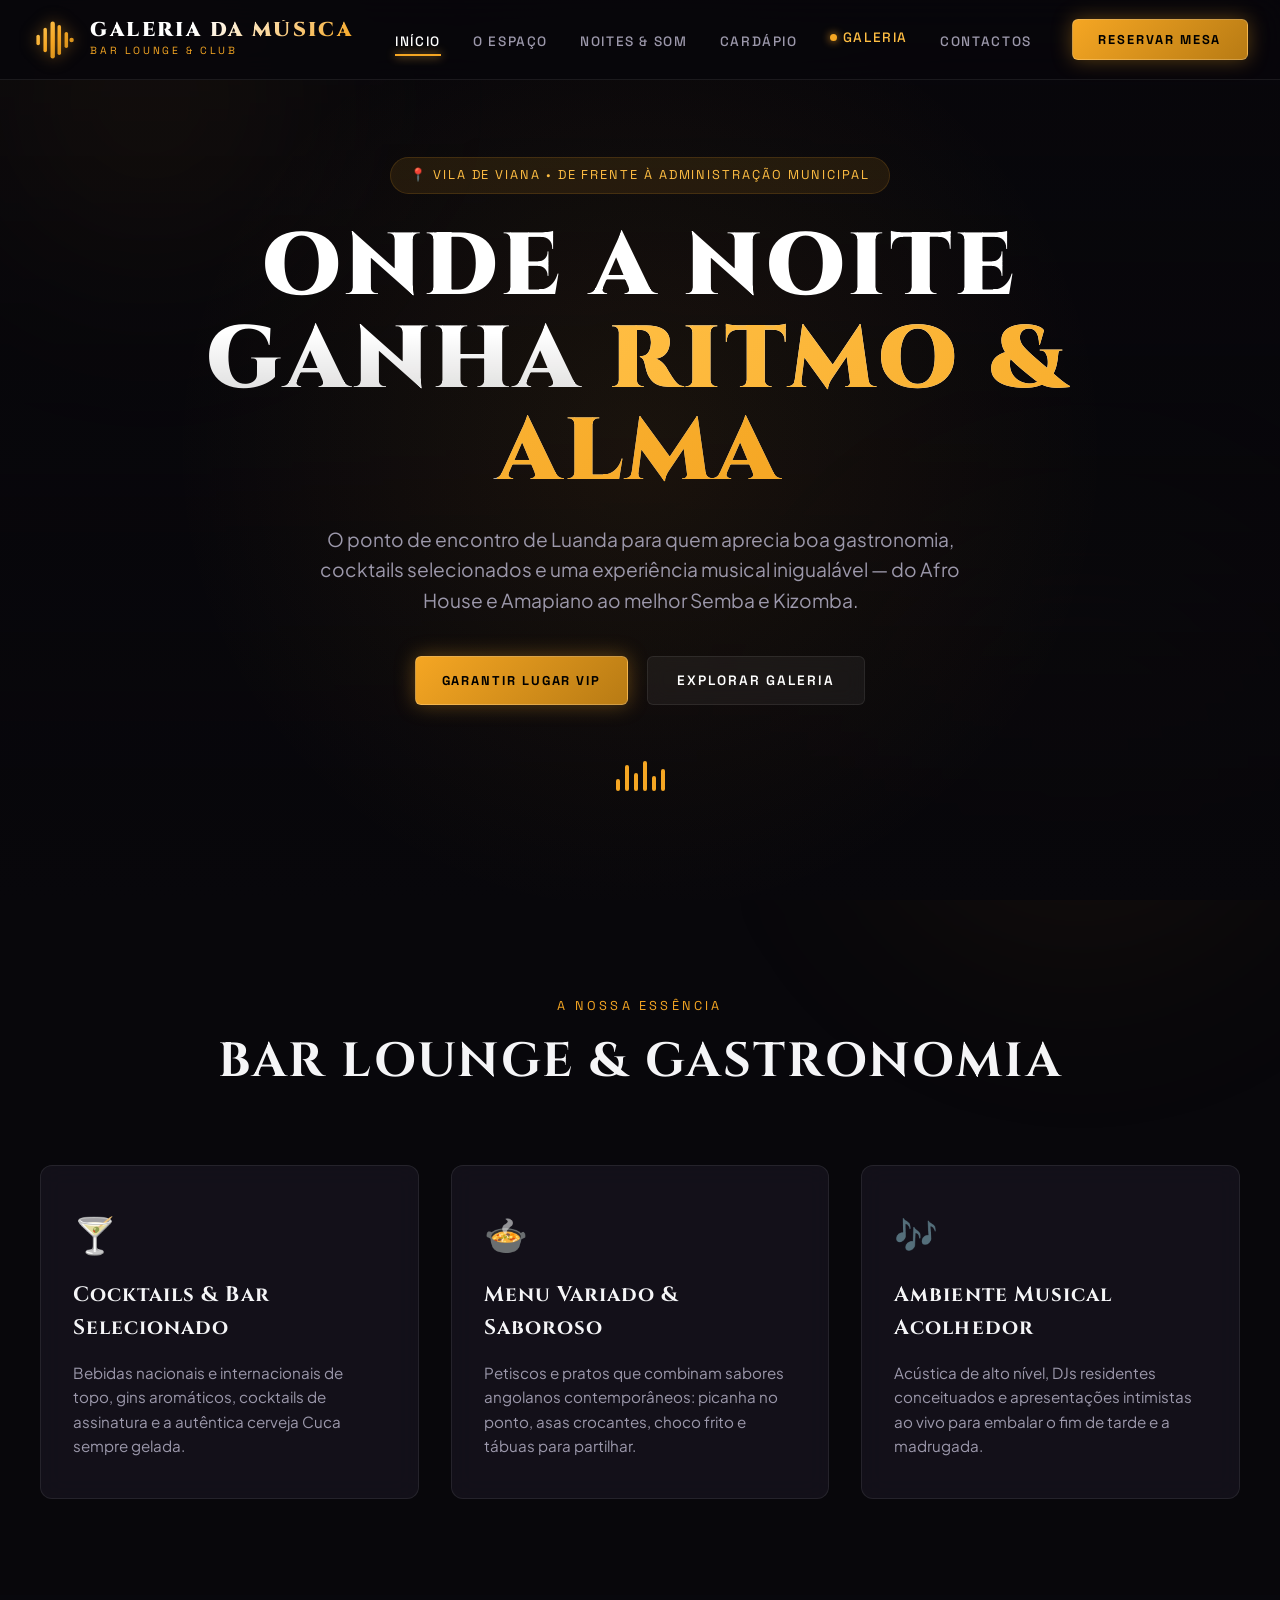
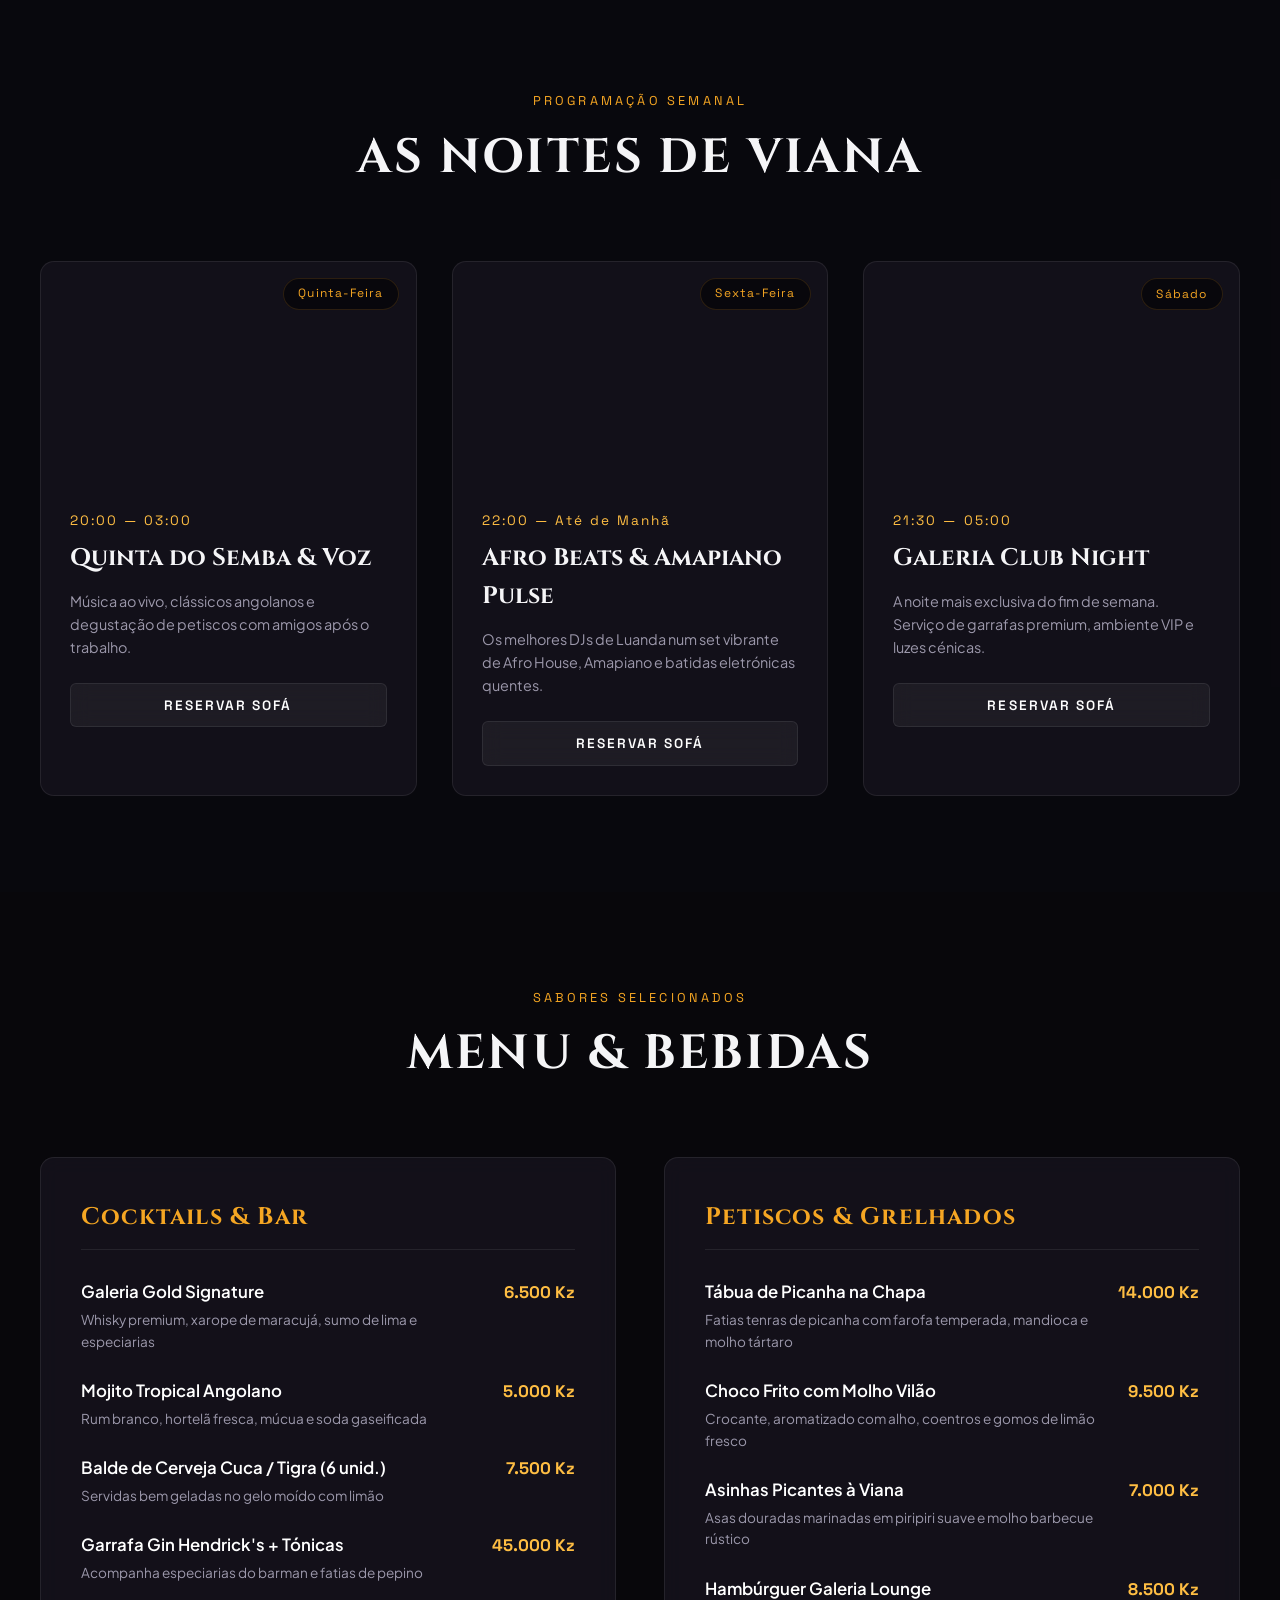
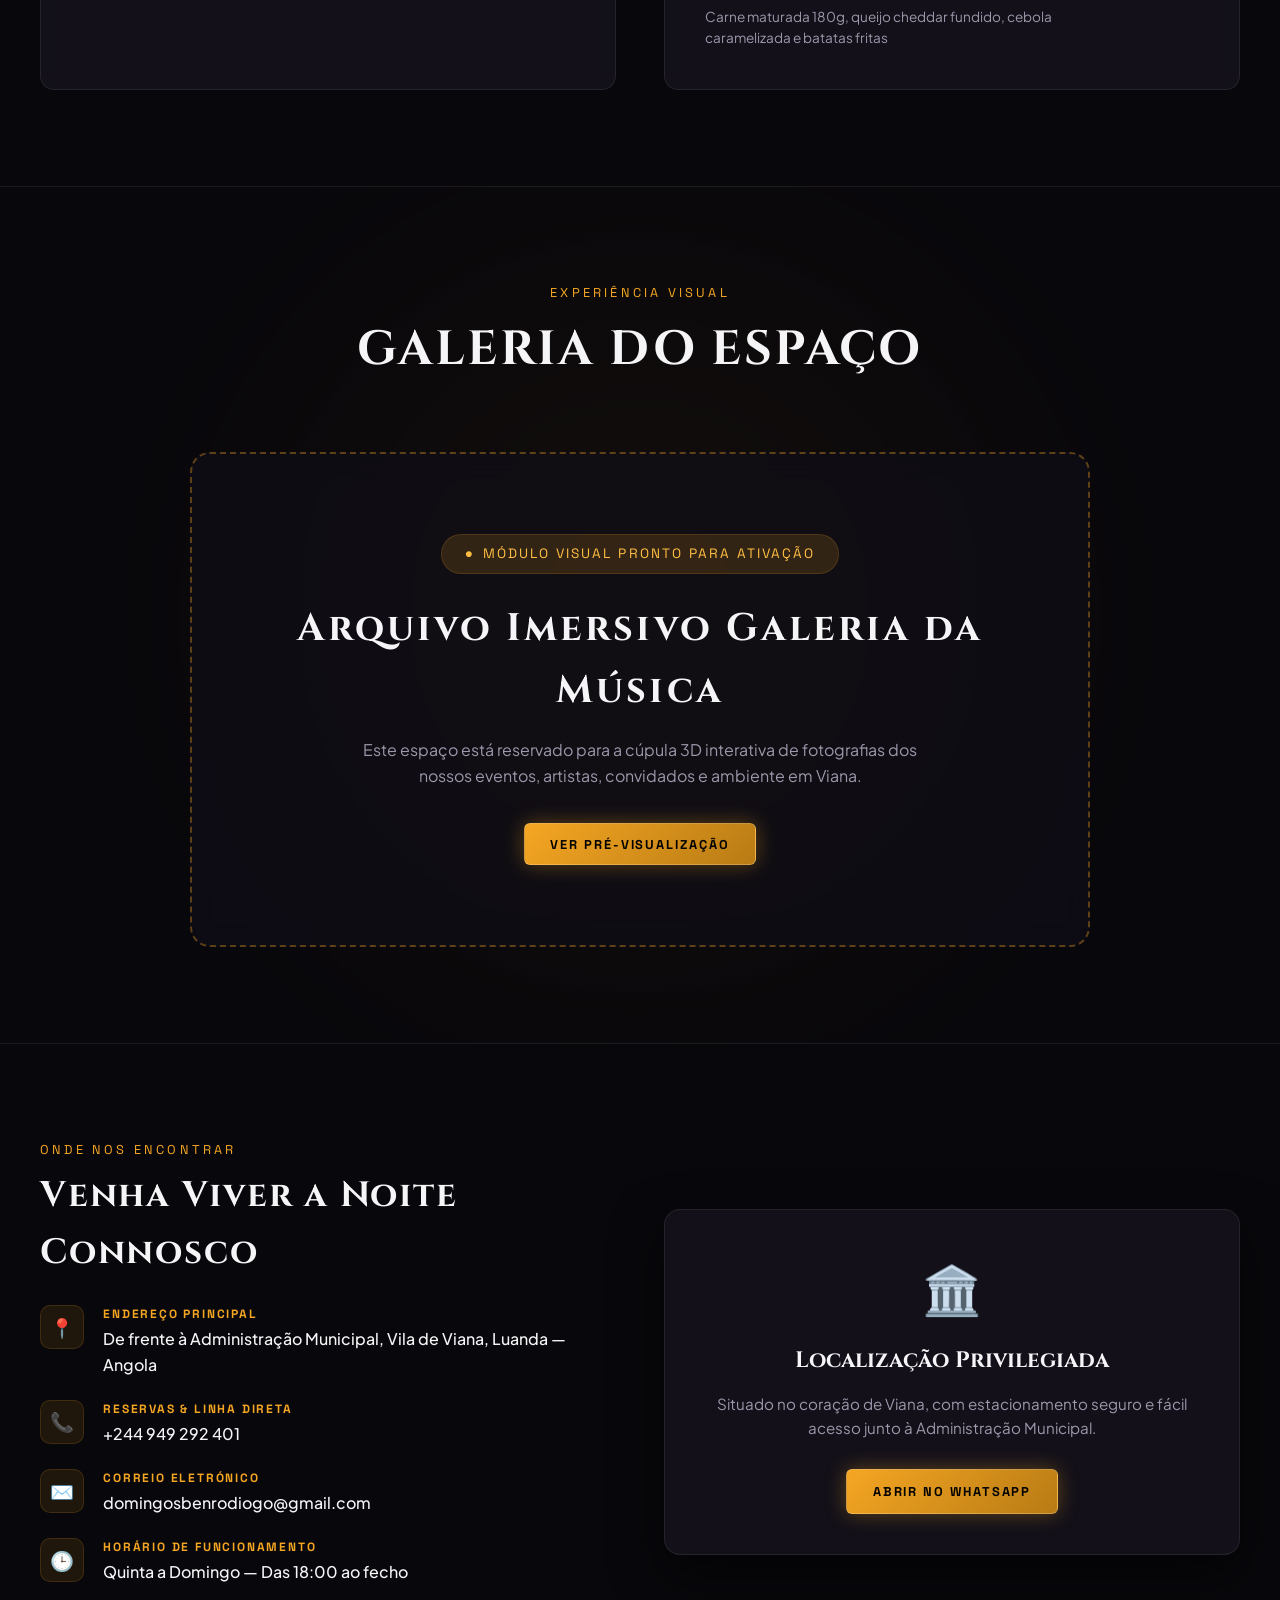
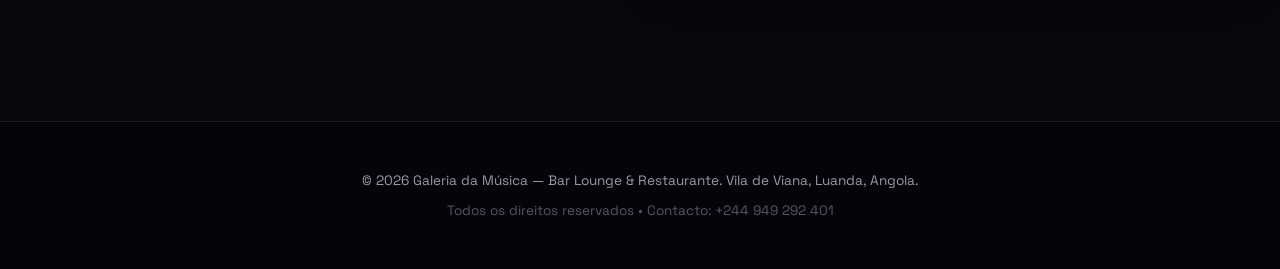
<file: ai_studio_code.html>
<!DOCTYPE html>
<html lang="pt-AO">
<head>
  <meta charset="UTF-8" />
  <meta name="viewport" content="width=device-width, initial-scale=1.0" />
  <title>Galeria da Música — Bar Lounge & Nightclub | Viana, Luanda</title>
  
  <!-- Fontes Google -->
  <link rel="preconnect" href="https://fonts.googleapis.com" />
  <link rel="preconnect" href="https://fonts.gstatic.com" crossorigin />
  <link href="https://fonts.googleapis.com/css2?family=Cinzel:wght@600;700;900&family=Plus+Jakarta+Sans:wght@300;400;500;600;700&family=Space+Grotesk:wght@400;600&display=swap" rel="stylesheet" />

  <style>
    /* ==========================================================================
       1. VARIÁVEIS & RESET (TEMA DARK LUXURY COM TONS DOURADOS/ÂMBAR)
       ========================================================================== */
    :root {
      --bg-base: #08070b;
      --bg-surface: #121019;
      --bg-card: rgba(23, 20, 31, 0.75);
      --gold-primary: #f5a623;
      --gold-glow: #ffbe43;
      --gold-dark: #b87b14;
      --text-main: #f5f5f7;
      --text-muted: #9c98ab;
      --border-glass: rgba(245, 166, 35, 0.15);
      --border-subtle: rgba(255, 255, 255, 0.08);
      --font-title: 'Cinzel', serif;
      --font-body: 'Plus Jakarta Sans', sans-serif;
      --font-mono: 'Space Grotesk', monospace;
      --transition: all 0.3s cubic-bezier(0.16, 1, 0.3, 1);
    }

    * {
      margin: 0;
      padding: 0;
      box-sizing: border-box;
      -webkit-font-smoothing: antialiased;
    }

    html {
      scroll-behavior: smooth;
    }

    body {
      background-color: var(--bg-base);
      color: var(--text-main);
      font-family: var(--font-body);
      line-height: 1.6;
      overflow-x: hidden;
      position: relative;
    }

    /* Brilho de Fundo Ambiente */
    .ambient-glow-1 {
      position: fixed;
      top: -150px;
      left: -100px;
      width: 500px;
      height: 500px;
      background: radial-gradient(circle, rgba(245, 166, 35, 0.12) 0%, transparent 70%);
      filter: blur(80px);
      pointer-events: none;
      z-index: 0;
    }

    .ambient-glow-2 {
      position: fixed;
      bottom: -150px;
      right: -100px;
      width: 600px;
      height: 600px;
      background: radial-gradient(circle, rgba(184, 123, 20, 0.1) 0%, transparent 70%);
      filter: blur(90px);
      pointer-events: none;
      z-index: 0;
    }

    /* ==========================================================================
       2. HEADER & NAVEGAÇÃO
       ========================================================================== */
    header {
      position: fixed;
      top: 0;
      left: 0;
      width: 100%;
      z-index: 1000;
      background: rgba(8, 7, 11, 0.85);
      backdrop-filter: blur(16px);
      border-bottom: 1px solid var(--border-subtle);
      transition: var(--transition);
    }

    .header-container {
      max-width: 1300px;
      margin: 0 auto;
      padding: 1.1rem 2rem;
      display: flex;
      justify-content: space-between;
      align-items: center;
    }

    /* Logotipo Reconstruído em SVG/CSS */
    .brand-logo {
      display: flex;
      align-items: center;
      gap: 0.9rem;
      text-decoration: none;
      color: var(--text-main);
    }

    .logo-icon {
      width: 44px;
      height: 44px;
      display: flex;
      align-items: center;
      justify-content: center;
    }

    .logo-icon svg {
      width: 100%;
      height: 100%;
      filter: drop-shadow(0 0 8px rgba(245, 166, 35, 0.5));
    }

    .brand-names {
      display: flex;
      flex-direction: column;
    }

    .brand-names .title {
      font-family: var(--font-title);
      font-size: 1.25rem;
      font-weight: 900;
      letter-spacing: 0.12em;
      line-height: 1;
      background: linear-gradient(135deg, #ffffff 40%, var(--gold-primary) 100%);
      -webkit-background-clip: text;
      -webkit-text-fill-color: transparent;
      text-transform: uppercase;
    }

    .brand-names .subtitle {
      font-family: var(--font-mono);
      font-size: 0.65rem;
      letter-spacing: 0.25em;
      color: var(--gold-primary);
      text-transform: uppercase;
      margin-top: 3px;
    }

    nav {
      display: flex;
      align-items: center;
      gap: 2.5rem;
    }

    .nav-links {
      display: flex;
      gap: 2rem;
      list-style: none;
    }

    .nav-item a {
      color: var(--text-muted);
      text-decoration: none;
      font-family: var(--font-mono);
      font-size: 0.85rem;
      letter-spacing: 0.12em;
      text-transform: uppercase;
      font-weight: 500;
      transition: var(--transition);
      position: relative;
    }

    .nav-item a:hover,
    .nav-item a.active {
      color: #fff;
    }

    .nav-item a::after {
      content: '';
      position: absolute;
      bottom: -6px;
      left: 0;
      width: 0;
      height: 2px;
      background: var(--gold-primary);
      box-shadow: 0 0 10px var(--gold-glow);
      transition: var(--transition);
    }

    .nav-item a:hover::after,
    .nav-item a.active::after {
      width: 100%;
    }

    /* Destaque especial para o botão de Galeria */
    .nav-item.galeria-badge a {
      color: var(--gold-glow);
      display: flex;
      align-items: center;
      gap: 6px;
    }

    .nav-item.galeria-badge a::before {
      content: '';
      display: inline-block;
      width: 7px;
      height: 7px;
      border-radius: 50%;
      background: var(--gold-primary);
      box-shadow: 0 0 8px var(--gold-primary);
      animation: pulse 1.8s infinite;
    }

    @keyframes pulse {
      0%, 100% { opacity: 1; transform: scale(1); }
      50% { opacity: 0.4; transform: scale(0.8); }
    }

    .btn-reservar {
      background: linear-gradient(135deg, var(--gold-primary), var(--gold-dark));
      color: #000;
      padding: 0.7rem 1.6rem;
      border-radius: 6px;
      font-family: var(--font-mono);
      font-size: 0.8rem;
      letter-spacing: 0.15em;
      font-weight: 700;
      text-transform: uppercase;
      text-decoration: none;
      box-shadow: 0 0 20px rgba(245, 166, 35, 0.35);
      transition: var(--transition);
      border: 1px solid rgba(255, 255, 255, 0.2);
    }

    .btn-reservar:hover {
      transform: translateY(-2px);
      box-shadow: 0 0 30px rgba(245, 166, 35, 0.6);
      color: #000;
    }

    .menu-toggle {
      display: none;
      background: none;
      border: none;
      color: #fff;
      font-size: 1.8rem;
      cursor: pointer;
    }

    /* ==========================================================================
       3. HERO SECTION
       ========================================================================== */
    .hero {
      position: relative;
      min-height: 100vh;
      display: flex;
      align-items: center;
      justify-content: center;
      text-align: center;
      padding: 7rem 2rem 4rem;
      background: 
        radial-gradient(circle at center, rgba(245, 166, 35, 0.08) 0%, transparent 60%),
        linear-gradient(180deg, rgba(8, 7, 11, 0.4) 0%, var(--bg-base) 100%);
      z-index: 10;
    }

    .hero-content {
      max-width: 900px;
    }

    .location-pill {
      display: inline-flex;
      align-items: center;
      gap: 0.6rem;
      padding: 0.45rem 1.2rem;
      background: rgba(245, 166, 35, 0.1);
      border: 1px solid var(--border-glass);
      border-radius: 50px;
      font-family: var(--font-mono);
      font-size: 0.8rem;
      letter-spacing: 0.15em;
      color: var(--gold-glow);
      text-transform: uppercase;
      margin-bottom: 1.8rem;
    }

    .hero-title {
      font-family: var(--font-title);
      font-size: clamp(2.8rem, 7vw, 5.5rem);
      font-weight: 900;
      line-height: 1.05;
      letter-spacing: 0.05em;
      text-transform: uppercase;
      margin-bottom: 1.5rem;
      background: linear-gradient(180deg, #ffffff 40%, rgba(255, 255, 255, 0.65) 100%);
      -webkit-background-clip: text;
      -webkit-text-fill-color: transparent;
    }

    .hero-title span {
      background: linear-gradient(135deg, var(--gold-glow), var(--gold-primary));
      -webkit-background-clip: text;
      -webkit-text-fill-color: transparent;
    }

    .hero-desc {
      font-size: clamp(1rem, 2vw, 1.2rem);
      color: var(--text-muted);
      max-width: 680px;
      margin: 0 auto 2.5rem;
      font-weight: 400;
    }

    .hero-actions {
      display: flex;
      gap: 1.2rem;
      justify-content: center;
      flex-wrap: wrap;
      margin-bottom: 3.5rem;
    }

    .btn-secondary {
      background: rgba(255, 255, 255, 0.05);
      border: 1px solid var(--border-subtle);
      color: #fff;
      padding: 0.8rem 1.8rem;
      border-radius: 6px;
      font-family: var(--font-mono);
      font-size: 0.85rem;
      letter-spacing: 0.15em;
      font-weight: 600;
      text-transform: uppercase;
      text-decoration: none;
      transition: var(--transition);
      backdrop-filter: blur(10px);
    }

    .btn-secondary:hover {
      border-color: var(--gold-primary);
      background: rgba(245, 166, 35, 0.08);
      color: var(--gold-primary);
    }

    /* Equalizador animado no Hero */
    .sound-bars-display {
      display: flex;
      align-items: flex-end;
      justify-content: center;
      gap: 5px;
      height: 30px;
      margin-top: 1rem;
    }

    .sound-bars-display span {
      width: 4px;
      background: var(--gold-primary);
      border-radius: 3px;
      animation: soundWave 1.4s ease-in-out infinite alternate;
    }

    .sound-bars-display span:nth-child(1) { height: 12px; animation-delay: 0.1s; }
    .sound-bars-display span:nth-child(2) { height: 26px; animation-delay: 0.3s; }
    .sound-bars-display span:nth-child(3) { height: 18px; animation-delay: 0.2s; }
    .sound-bars-display span:nth-child(4) { height: 30px; animation-delay: 0.5s; }
    .sound-bars-display span:nth-child(5) { height: 15px; animation-delay: 0.4s; }
    .sound-bars-display span:nth-child(6) { height: 22px; animation-delay: 0.2s; }

    @keyframes soundWave {
      0% { transform: scaleY(0.3); opacity: 0.4; }
      100% { transform: scaleY(1); opacity: 1; }
    }

    /* ==========================================================================
       4. SEÇÃO: SOBRE O ESPAÇO
       ========================================================================== */
    section {
      padding: 6rem 2rem;
      position: relative;
      z-index: 10;
    }

    .container {
      max-width: 1200px;
      margin: 0 auto;
    }

    .section-title-wrap {
      text-align: center;
      margin-bottom: 4rem;
    }

    .section-tag {
      font-family: var(--font-mono);
      font-size: 0.8rem;
      letter-spacing: 0.25em;
      color: var(--gold-primary);
      text-transform: uppercase;
      margin-bottom: 0.5rem;
      display: block;
    }

    .section-title {
      font-family: var(--font-title);
      font-size: clamp(2rem, 4vw, 3rem);
      letter-spacing: 0.05em;
      text-transform: uppercase;
      font-weight: 700;
    }

    .features-grid {
      display: grid;
      grid-template-columns: repeat(auto-fit, minmax(280px, 1fr));
      gap: 2rem;
    }

    .feature-card {
      background: var(--bg-card);
      border: 1px solid var(--border-subtle);
      border-radius: 12px;
      padding: 2.5rem 2rem;
      transition: var(--transition);
      backdrop-filter: blur(12px);
      display: flex;
      flex-direction: column;
      gap: 1rem;
    }

    .feature-card:hover {
      transform: translateY(-6px);
      border-color: var(--border-glass);
      box-shadow: 0 15px 35px rgba(0, 0, 0, 0.6), 0 0 20px rgba(245, 166, 35, 0.1);
    }

    .feature-icon {
      font-size: 2.2rem;
      color: var(--gold-primary);
    }

    .feature-card h3 {
      font-family: var(--font-title);
      font-size: 1.3rem;
      letter-spacing: 0.05em;
    }

    .feature-card p {
      color: var(--text-muted);
      font-size: 0.95rem;
    }

    /* ==========================================================================
       5. SEÇÃO: EVENTOS & NOITES ANGOLANAS
       ========================================================================== */
    .events-grid {
      display: grid;
      grid-template-columns: repeat(auto-fit, minmax(320px, 1fr));
      gap: 2.2rem;
    }

    .event-card {
      background: var(--bg-surface);
      border: 1px solid var(--border-subtle);
      border-radius: 14px;
      overflow: hidden;
      transition: var(--transition);
      position: relative;
    }

    .event-card:hover {
      border-color: var(--gold-primary);
      transform: translateY(-8px);
      box-shadow: 0 20px 40px rgba(0, 0, 0, 0.8);
    }

    .event-banner {
      height: 220px;
      background-size: cover;
      background-position: center;
      position: relative;
    }

    .event-banner::after {
      content: '';
      position: absolute;
      inset: 0;
      background: linear-gradient(180deg, transparent 40%, var(--bg-surface) 100%);
    }

    .event-tag {
      position: absolute;
      top: 1rem;
      right: 1rem;
      background: rgba(8, 7, 11, 0.85);
      border: 1px solid var(--border-glass);
      color: var(--gold-primary);
      padding: 0.35rem 0.9rem;
      border-radius: 30px;
      font-family: var(--font-mono);
      font-size: 0.75rem;
      letter-spacing: 0.1em;
      backdrop-filter: blur(8px);
      z-index: 2;
    }

    .event-details {
      padding: 1.8rem;
    }

    .event-date {
      color: var(--gold-glow);
      font-family: var(--font-mono);
      font-size: 0.85rem;
      letter-spacing: 0.15em;
      margin-bottom: 0.4rem;
    }

    .event-title {
      font-family: var(--font-title);
      font-size: 1.5rem;
      margin-bottom: 0.8rem;
    }

    .event-lineup {
      color: var(--text-muted);
      font-size: 0.9rem;
      margin-bottom: 1.5rem;
    }

    /* ==========================================================================
       6. SEÇÃO: CARDÁPIO & COCKTAILS (KZ)
       ========================================================================== */
    .menu-showcase {
      display: grid;
      grid-template-columns: 1fr 1fr;
      gap: 3rem;
    }

    .menu-category {
      background: var(--bg-card);
      border: 1px solid var(--border-subtle);
      border-radius: 14px;
      padding: 2.5rem;
      backdrop-filter: blur(10px);
    }

    .menu-category h3 {
      font-family: var(--font-title);
      font-size: 1.5rem;
      color: var(--gold-primary);
      margin-bottom: 1.8rem;
      border-bottom: 1px solid var(--border-subtle);
      padding-bottom: 0.8rem;
      letter-spacing: 0.05em;
    }

    .menu-list {
      list-style: none;
      display: flex;
      flex-direction: column;
      gap: 1.6rem;
    }

    .menu-item {
      display: flex;
      justify-content: space-between;
      align-items: baseline;
    }

    .menu-item-info h4 {
      font-size: 1.05rem;
      font-weight: 600;
      color: #fff;
    }

    .menu-item-info p {
      font-size: 0.85rem;
      color: var(--text-muted);
      margin-top: 3px;
    }

    .menu-item-price {
      font-family: var(--font-mono);
      font-size: 1.05rem;
      font-weight: 700;
      color: var(--gold-glow);
      white-space: nowrap;
      margin-left: 1rem;
    }

    /* ==========================================================================
       7. SEÇÃO DE PREVIEW DA GALERIA (PREPARADA PARA O PRÓXIMO PASSO)
       ========================================================================== */
    #galeria {
      background: radial-gradient(circle at center, rgba(245, 166, 35, 0.05) 0%, var(--bg-base) 70%);
      border-top: 1px solid var(--border-subtle);
      border-bottom: 1px solid var(--border-subtle);
    }

    .galeria-placeholder-box {
      border: 2px dashed rgba(245, 166, 35, 0.35);
      background: rgba(18, 16, 25, 0.6);
      border-radius: 20px;
      padding: 5rem 2rem;
      text-align: center;
      max-width: 900px;
      margin: 0 auto;
      backdrop-filter: blur(15px);
    }

    .galeria-badge-big {
      display: inline-flex;
      align-items: center;
      gap: 8px;
      background: rgba(245, 166, 35, 0.15);
      border: 1px solid var(--border-glass);
      color: var(--gold-glow);
      padding: 0.5rem 1.4rem;
      border-radius: 30px;
      font-family: var(--font-mono);
      font-size: 0.85rem;
      letter-spacing: 0.15em;
      margin-bottom: 1.5rem;
    }

    .galeria-placeholder-box h3 {
      font-family: var(--font-title);
      font-size: 2.4rem;
      margin-bottom: 1rem;
      letter-spacing: 0.08em;
    }

    .galeria-placeholder-box p {
      color: var(--text-muted);
      max-width: 600px;
      margin: 0 auto 2.2rem;
      font-size: 1rem;
    }

    /* ==========================================================================
       8. CONTACTOS & LOCALIZAÇÃO (VIANA, LUANDA)
       ========================================================================== */
    .contact-wrapper {
      display: grid;
      grid-template-columns: 1fr 1fr;
      gap: 3rem;
      align-items: center;
    }

    .contact-info h3 {
      font-family: var(--font-title);
      font-size: 2.2rem;
      margin-bottom: 1.5rem;
      letter-spacing: 0.05em;
    }

    .contact-items {
      display: flex;
      flex-direction: column;
      gap: 1.4rem;
      margin-bottom: 2.5rem;
    }

    .contact-row {
      display: flex;
      align-items: flex-start;
      gap: 1.2rem;
    }

    .contact-icon {
      width: 44px;
      height: 44px;
      border-radius: 10px;
      background: rgba(245, 166, 35, 0.1);
      border: 1px solid var(--border-glass);
      display: flex;
      align-items: center;
      justify-content: center;
      font-size: 1.2rem;
      color: var(--gold-primary);
      flex-shrink: 0;
    }

    .contact-text h5 {
      font-family: var(--font-mono);
      font-size: 0.75rem;
      color: var(--gold-primary);
      letter-spacing: 0.15em;
      text-transform: uppercase;
      margin-bottom: 2px;
    }

    .contact-text p, .contact-text a {
      color: var(--text-main);
      text-decoration: none;
      font-size: 1rem;
      font-weight: 500;
    }

    .location-box {
      background: var(--bg-card);
      border: 1px solid var(--border-subtle);
      border-radius: 16px;
      padding: 2.5rem;
      text-align: center;
      box-shadow: 0 20px 50px rgba(0, 0, 0, 0.6);
    }

    .location-box .admin-pin {
      font-size: 3rem;
      color: var(--gold-primary);
      margin-bottom: 1rem;
      display: inline-block;
    }

    /* ==========================================================================
       9. MODAL DE RESERVA (WHATSAPP ANGOLA DIRETO)
       ========================================================================== */
    .modal-overlay {
      position: fixed;
      inset: 0;
      background: rgba(6, 5, 10, 0.88);
      backdrop-filter: blur(16px);
      z-index: 2000;
      display: none;
      align-items: center;
      justify-content: center;
      padding: 1.5rem;
    }

    .modal-overlay.open {
      display: flex;
    }

    .modal-card {
      background: #13111b;
      border: 1px solid var(--border-glass);
      border-radius: 16px;
      max-width: 480px;
      width: 100%;
      padding: 2.8rem 2.2rem;
      position: relative;
      box-shadow: 0 25px 60px rgba(0, 0, 0, 0.9), 0 0 35px rgba(245, 166, 35, 0.2);
    }

    .modal-close {
      position: absolute;
      top: 1.2rem;
      right: 1.2rem;
      background: none;
      border: none;
      color: var(--text-muted);
      font-size: 1.8rem;
      cursor: pointer;
    }

    .modal-card h3 {
      font-family: var(--font-title);
      font-size: 1.8rem;
      margin-bottom: 0.5rem;
      color: #fff;
    }

    .modal-card p {
      color: var(--text-muted);
      font-size: 0.88rem;
      margin-bottom: 1.8rem;
    }

    .form-group {
      margin-bottom: 1.2rem;
    }

    .form-group label {
      display: block;
      font-family: var(--font-mono);
      font-size: 0.75rem;
      letter-spacing: 0.12em;
      color: var(--gold-primary);
      text-transform: uppercase;
      margin-bottom: 0.4rem;
    }

    .form-group input, .form-group select {
      width: 100%;
      background: #191624;
      border: 1px solid var(--border-subtle);
      border-radius: 6px;
      padding: 0.85rem 1rem;
      color: #fff;
      font-family: var(--font-body);
      font-size: 0.95rem;
      outline: none;
      transition: var(--transition);
    }

    .form-group input:focus, .form-group select:focus {
      border-color: var(--gold-primary);
      box-shadow: 0 0 12px rgba(245, 166, 35, 0.3);
    }

    /* FOOTER */
    footer {
      padding: 3rem 2rem;
      background: #050408;
      border-top: 1px solid var(--border-subtle);
      text-align: center;
      color: var(--text-muted);
      font-size: 0.85rem;
      font-family: var(--font-mono);
    }

    /* RESPONSIVIDADE */
    @media (max-width: 900px) {
      .header-container { padding: 1rem 1.5rem; }
      .menu-toggle { display: block; }
      nav {
        position: fixed;
        top: 70px;
        left: 0;
        width: 100%;
        background: rgba(12, 10, 18, 0.98);
        backdrop-filter: blur(20px);
        flex-direction: column;
        padding: 2.5rem 1.5rem;
        gap: 1.8rem;
        transform: translateY(-150%);
        transition: transform 0.4s ease;
        border-bottom: 1px solid var(--border-glass);
      }
      nav.active { transform: translateY(0); }
      .nav-links { flex-direction: column; text-align: center; gap: 1.5rem; }
      .menu-showcase, .contact-wrapper { grid-template-columns: 1fr; }
    }
  </style>
</head>
<body>

  <!-- Efeitos de iluminação de fundo -->
  <div class="ambient-glow-1"></div>
  <div class="ambient-glow-2"></div>

  <!-- ================= HEADER & NAVEGAÇÃO ================= -->
  <header>
    <div class="header-container">
      <a href="#inicio" class="brand-logo">
        <div class="logo-icon">
          <!-- Vetor SVG inspirado no logótipo Galeria da Música (Soundwave vertical) -->
          <svg viewBox="0 0 100 100" fill="none" xmlns="http://www.w3.org/2000/svg">
            <rect x="10" y="38" width="8" height="24" rx="4" fill="url(#goldGrad)" />
            <rect x="26" y="22" width="8" height="56" rx="4" fill="url(#goldGrad)" />
            <rect x="42" y="8" width="10" height="84" rx="5" fill="url(#goldGrad)" />
            <rect x="58" y="16" width="8" height="68" rx="4" fill="url(#goldGrad)" />
            <rect x="74" y="32" width="8" height="36" rx="4" fill="url(#goldGrad)" />
            <circle cx="90" cy="50" r="5" fill="url(#goldGrad)" />
            <defs>
              <linearGradient id="goldGrad" x1="0" y1="0" x2="100" y2="100" gradientUnits="userSpaceOnUse">
                <stop stop-color="#FFD066"/>
                <stop offset="0.5" stop-color="#F5A623"/>
                <stop offset="1" stop-color="#B87B14"/>
              </linearGradient>
            </defs>
          </svg>
        </div>
        <div class="brand-names">
          <span class="title">Galeria da Música</span>
          <span class="subtitle">Bar Lounge & Club</span>
        </div>
      </a>

      <button class="menu-toggle" id="menu-btn" aria-label="Abrir Menu">☰</button>

      <nav id="navbar">
        <ul class="nav-links">
          <li class="nav-item"><a href="#inicio" class="active">Início</a></li>
          <li class="nav-item"><a href="#sobre">O Espaço</a></li>
          <li class="nav-item"><a href="#eventos">Noites & Som</a></li>
          <li class="nav-item"><a href="#menu">Cardápio</a></li>
          <!-- ABA DA GALERIA PEDIDA NO PROMPT -->
          <li class="nav-item galeria-badge"><a href="#galeria">Galeria</a></li>
          <li class="nav-item"><a href="#contactos">Contactos</a></li>
        </ul>
        <button class="btn-reservar" id="btn-open-reserva">Reservar Mesa</button>
      </nav>
    </div>
  </header>

  <!-- ================= HERO SECTION ================= -->
  <section class="hero" id="inicio">
    <div class="hero-content">
      <div class="location-pill">
        📍 Vila de Viana • De frente à Administração Municipal
      </div>

      <h1 class="hero-title">
        ONDE A NOITE GANHA <span>RITMO & ALMA</span>
      </h1>

      <p class="hero-desc">
        O ponto de encontro de Luanda para quem aprecia boa gastronomia, cocktails selecionados e uma experiência musical inigualável — do Afro House e Amapiano ao melhor Semba e Kizomba.
      </p>

      <div class="hero-actions">
        <button class="btn-reservar" id="hero-btn-reserva">Garantir Lugar VIP</button>
        <a href="#galeria" class="btn-secondary">Explorar Galeria</a>
      </div>

      <!-- Pequeno equalizador musical -->
      <div class="sound-bars-display">
        <span></span><span></span><span></span><span></span><span></span><span></span>
      </div>
    </div>
  </section>

  <!-- ================= O ESPAÇO ================= -->
  <section id="sobre">
    <div class="container">
      <div class="section-title-wrap">
        <span class="section-tag">A Nossa Essência</span>
        <h2 class="section-title">Bar Lounge & Gastronomia</h2>
      </div>

      <div class="features-grid">
        <div class="feature-card">
          <div class="feature-icon">🍸</div>
          <h3>Cocktails & Bar Selecionado</h3>
          <p>Bebidas nacionais e internacionais de topo, gins aromáticos, cocktails de assinatura e a autêntica cerveja Cuca sempre gelada.</p>
        </div>

        <div class="feature-card">
          <div class="feature-icon">🍲</div>
          <h3>Menu Variado & Saboroso</h3>
          <p>Petiscos e pratos que combinam sabores angolanos contemporâneos: picanha no ponto, asas crocantes, choco frito e tábuas para partilhar.</p>
        </div>

        <div class="feature-card">
          <div class="feature-icon">🎶</div>
          <h3>Ambiente Musical Acolhedor</h3>
          <p>Acústica de alto nível, DJs residentes conceituados e apresentações intimistas ao vivo para embalar o fim de tarde e a madrugada.</p>
        </div>
      </div>
    </div>
  </section>

  <!-- ================= NOITES & EVENTOS ================= -->
  <section id="eventos" style="background: rgba(12, 10, 18, 0.4);">
    <div class="container">
      <div class="section-title-wrap">
        <span class="section-tag">Programação Semanal</span>
        <h2 class="section-title">As Noites de Viana</h2>
      </div>

      <div class="events-grid">
        <div class="event-card">
          <div class="event-banner" style="background-image: url('https://images.unsplash.com/photo-1516450360452-9312f5e86fc7?q=80&w=800&auto=format&fit=crop');">
            <span class="event-tag">Quinta-Feira</span>
          </div>
          <div class="event-details">
            <div class="event-date">20:00 — 03:00</div>
            <h3 class="event-title">Quinta do Semba & Voz</h3>
            <p class="event-lineup">Música ao vivo, clássicos angolanos e degustação de petiscos com amigos após o trabalho.</p>
            <button class="btn-secondary open-res-card" style="width: 100%; text-align: center;">Reservar Sofá</button>
          </div>
        </div>

        <div class="event-card">
          <div class="event-banner" style="background-image: url('https://images.unsplash.com/photo-1574391884720-bbc3740c59d1?q=80&w=800&auto=format&fit=crop');">
            <span class="event-tag">Sexta-Feira</span>
          </div>
          <div class="event-details">
            <div class="event-date">22:00 — Até de Manhã</div>
            <h3 class="event-title">Afro Beats & Amapiano Pulse</h3>
            <p class="event-lineup">Os melhores DJs de Luanda num set vibrante de Afro House, Amapiano e batidas eletrónicas quentes.</p>
            <button class="btn-secondary open-res-card" style="width: 100%; text-align: center;">Reservar Sofá</button>
          </div>
        </div>

        <div class="event-card">
          <div class="event-banner" style="background-image: url('https://images.unsplash.com/photo-1492684223066-81342ee5ff30?q=80&w=800&auto=format&fit=crop');">
            <span class="event-tag">Sábado</span>
          </div>
          <div class="event-details">
            <div class="event-date">21:30 — 05:00</div>
            <h3 class="event-title">Galeria Club Night</h3>
            <p class="event-lineup">A noite mais exclusiva do fim de semana. Serviço de garrafas premium, ambiente VIP e luzes cénicas.</p>
            <button class="btn-secondary open-res-card" style="width: 100%; text-align: center;">Reservar Sofá</button>
          </div>
        </div>
      </div>
    </div>
  </section>

  <!-- ================= CARDÁPIO & BEBIDAS ================= -->
  <section id="menu">
    <div class="container">
      <div class="section-title-wrap">
        <span class="section-tag">Sabores Selecionados</span>
        <h2 class="section-title">Menu & Bebidas</h2>
      </div>

      <div class="menu-showcase">
        <!-- Bebidas -->
        <div class="menu-category">
          <h3>Cocktails & Bar</h3>
          <ul class="menu-list">
            <li class="menu-item">
              <div class="menu-item-info">
                <h4>Galeria Gold Signature</h4>
                <p>Whisky premium, xarope de maracujá, sumo de lima e especiarias</p>
              </div>
              <span class="menu-item-price">6.500 Kz</span>
            </li>
            <li class="menu-item">
              <div class="menu-item-info">
                <h4>Mojito Tropical Angolano</h4>
                <p>Rum branco, hortelã fresca, múcua e soda gaseificada</p>
              </div>
              <span class="menu-item-price">5.000 Kz</span>
            </li>
            <li class="menu-item">
              <div class="menu-item-info">
                <h4>Balde de Cerveja Cuca / Tigra (6 unid.)</h4>
                <p>Servidas bem geladas no gelo moído com limão</p>
              </div>
              <span class="menu-item-price">7.500 Kz</span>
            </li>
            <li class="menu-item">
              <div class="menu-item-info">
                <h4>Garrafa Gin Hendrick's + Tónicas</h4>
                <p>Acompanha especiarias do barman e fatias de pepino</p>
              </div>
              <span class="menu-item-price">45.000 Kz</span>
            </li>
          </ul>
        </div>

        <!-- Comida / Petiscos -->
        <div class="menu-category">
          <h3>Petiscos & Grelhados</h3>
          <ul class="menu-list">
            <li class="menu-item">
              <div class="menu-item-info">
                <h4>Tábua de Picanha na Chapa</h4>
                <p>Fatias tenras de picanha com farofa temperada, mandioca e molho tártaro</p>
              </div>
              <span class="menu-item-price">14.000 Kz</span>
            </li>
            <li class="menu-item">
              <div class="menu-item-info">
                <h4>Choco Frito com Molho Vilão</h4>
                <p>Crocante, aromatizado com alho, coentros e gomos de limão fresco</p>
              </div>
              <span class="menu-item-price">9.500 Kz</span>
            </li>
            <li class="menu-item">
              <div class="menu-item-info">
                <h4>Asinhas Picantes à Viana</h4>
                <p>Asas douradas marinadas em piripiri suave e molho barbecue rústico</p>
              </div>
              <span class="menu-item-price">7.000 Kz</span>
            </li>
            <li class="menu-item">
              <div class="menu-item-info">
                <h4>Hambúrguer Galeria Lounge</h4>
                <p>Carne maturada 180g, queijo cheddar fundido, cebola caramelizada e batatas fritas</p>
              </div>
              <span class="menu-item-price">8.500 Kz</span>
            </li>
          </ul>
        </div>
      </div>
    </div>
  </section>

  <!-- ================= SEÇÃO: GALERIA (PREPARADA PARA EXPANSÃO) ================= -->
  <section id="galeria">
    <div class="container">
      <div class="section-title-wrap">
        <span class="section-tag">Experiência Visual</span>
        <h2 class="section-title">Galeria do Espaço</h2>
      </div>

      <div class="galeria-placeholder-box">
        <div class="galeria-badge-big">
          <span>●</span> MÓDULO VISUAL PRONTO PARA ATIVAÇÃO
        </div>
        <h3>Arquivo Imersivo Galeria da Música</h3>
        <p>
          Este espaço está reservado para a cúpula 3D interativa de fotografias dos nossos eventos, artistas, convidados e ambiente em Viana.
        </p>
        <button class="btn-reservar" onclick="alert('O módulo visual completo será carregado aqui na próxima etapa!')">
          Ver Pré-Visualização
        </button>
      </div>
    </div>
  </section>

  <!-- ================= CONTACTOS & LOCALIZAÇÃO ================= -->
  <section id="contactos">
    <div class="container">
      <div class="contact-wrapper">
        <div class="contact-info">
          <span class="section-tag">Onde Nos Encontrar</span>
          <h3>Venha Viver a Noite Connosco</h3>
          
          <div class="contact-items">
            <div class="contact-row">
              <div class="contact-icon">📍</div>
              <div class="contact-text">
                <h5>Endereço Principal</h5>
                <p>De frente à Administração Municipal, Vila de Viana, Luanda — Angola</p>
              </div>
            </div>

            <div class="contact-row">
              <div class="contact-icon">📞</div>
              <div class="contact-text">
                <h5>Reservas & Linha Direta</h5>
                <p><a href="tel:+244949292401">+244 949 292 401</a></p>
              </div>
            </div>

            <div class="contact-row">
              <div class="contact-icon">✉️</div>
              <div class="contact-text">
                <h5>Correio Eletrónico</h5>
                <p><a href="mailto:domingosbenrodiogo@gmail.com">domingosbenrodiogo@gmail.com</a></p>
              </div>
            </div>

            <div class="contact-row">
              <div class="contact-icon">🕒</div>
              <div class="contact-text">
                <h5>Horário de Funcionamento</h5>
                <p>Quinta a Domingo — Das 18:00 ao fecho</p>
              </div>
            </div>
          </div>
        </div>

        <div class="location-box">
          <span class="admin-pin">🏛️</span>
          <h4 style="font-family: var(--font-title); font-size: 1.4rem; margin-bottom: 0.8rem;">Localização Privilegiada</h4>
          <p style="color: var(--text-muted); font-size: 0.95rem; margin-bottom: 1.8rem;">
            Situado no coração de Viana, com estacionamento seguro e fácil acesso junto à Administração Municipal.
          </p>
          <a href="https://wa.me/244949292401?text=Olá%20Galeria%20da%20Música,%20gostaria%20de%20saber%20a%20localização%20exata." target="_blank" class="btn-reservar" style="display: inline-block;">
            Abrir no WhatsApp
          </a>
        </div>
      </div>
    </div>
  </section>

  <!-- ================= MODAL DE RESERVA VIA WHATSAPP ================= -->
  <div class="modal-overlay" id="modal-reserva">
    <div class="modal-card">
      <button class="modal-close" id="close-modal">&times;</button>
      <h3>Reservar Mesa</h3>
      <p>Preencha os dados e confirme diretamente com o nosso gestor de sala no WhatsApp.</p>

      <form id="form-reserva">
        <div class="form-group">
          <label>Nome Completo</label>
          <input type="text" id="res-nome" placeholder="Ex: Cláudio Silva" required />
        </div>

        <div class="form-group">
          <label>Data / Noite Desejada</label>
          <select id="res-noite">
            <option value="Quinta do Semba & Voz">Quinta-Feira — Semba & Voz</option>
            <option value="Sexta Afro Beats & Amapiano">Sexta-Feira — Afro Beats & Amapiano</option>
            <option value="Sábado Galeria Club Night">Sábado — Galeria Club Night</option>
            <option value="Domingo Lounge Relax">Domingo — Lounge & Grelhados</option>
          </select>
        </div>

        <div class="form-group">
          <label>Número de Pessoas</label>
          <input type="number" id="res-pessoas" min="1" max="25" value="4" required />
        </div>

        <div class="form-group">
          <label>Área Pretendida</label>
          <select id="res-area">
            <option value="Mesa Bar Lounge">Bar Lounge Interior</option>
            <option value="Sofá VIP com Serviço">Sofá VIP Exclusivo</option>
            <option value="Área ao Ar Livre">Esplanada Arejada</option>
          </select>
        </div>

        <button type="submit" class="btn-reservar" style="width: 100%; margin-top: 1rem; padding: 0.9rem;">
          Confirmar no WhatsApp (+244 949 292 401)
        </button>
      </form>
    </div>
  </div>

  <!-- ================= FOOTER ================= -->
  <footer>
    <p>© 2026 Galeria da Música — Bar Lounge & Restaurante. Vila de Viana, Luanda, Angola.</p>
    <p style="margin-top: 0.5rem; color: #575466;">Todos os direitos reservados • Contacto: +244 949 292 401</p>
  </footer>

  <!-- ================= JAVASCRIPT ================= -->
  <script>
    // 1. Menu Mobile Toggle
    const menuBtn = document.getElementById('menu-btn');
    const navbar = document.getElementById('navbar');

    menuBtn.addEventListener('click', () => {
      navbar.classList.toggle('active');
    });

    document.querySelectorAll('.nav-item a').forEach(link => {
      link.addEventListener('click', () => {
        navbar.classList.remove('active');
        document.querySelectorAll('.nav-item a').forEach(el => el.classList.remove('active'));
        link.classList.add('active');
      });
    });

    // 2. Abertura e Fecho do Modal de Reservas
    const modalReserva = document.getElementById('modal-reserva');
    const closeModalBtn = document.getElementById('close-modal');
    const openResButtons = [
      document.getElementById('btn-open-reserva'),
      document.getElementById('hero-btn-reserva'),
      ...document.querySelectorAll('.open-res-card')
    ];

    openResButtons.forEach(btn => {
      if (btn) {
        btn.addEventListener('click', (e) => {
          e.preventDefault();
          modalReserva.classList.add('open');
        });
      }
    });

    closeModalBtn.addEventListener('click', () => modalReserva.classList.remove('open'));
    
    modalReserva.addEventListener('click', (e) => {
      if (e.target === modalReserva) modalReserva.classList.remove('open');
    });

    // 3. Submissão do Formulário para o WhatsApp Angolano (+244 949 292 401)
    const formReserva = document.getElementById('form-reserva');
    formReserva.addEventListener('submit', (e) => {
      e.preventDefault();
      
      const nome = document.getElementById('res-nome').value.trim();
      const noite = document.getElementById('res-noite').value;
      const pessoas = document.getElementById('res-pessoas').value;
      const area = document.getElementById('res-area').value;

      const mensagem = `Olá Galeria da Música! Gostaria de fazer uma reserva:%0A%0A` +
        `👤 *Nome:* ${encodeURIComponent(nome)}%0A` +
        `📅 *Noite:* ${encodeURIComponent(noite)}%0A` +
        `👥 *Pessoas:* ${pessoas}%0A` +
        `📍 *Área:* ${encodeURIComponent(area)}%0A%0A` +
        `Aguardo confirmação da disponibilidade. Obrigado!`;

      // Redireciona para o WhatsApp com os contactos retirados da página oficial
      const whatsappURL = `https://wa.me/244949292401?text=${mensagem}`;
      window.open(whatsappURL, '_blank');
      
      modalReserva.classList.remove('open');
      formReserva.reset();
    });
  </script>
</body>
</html>
</file>
